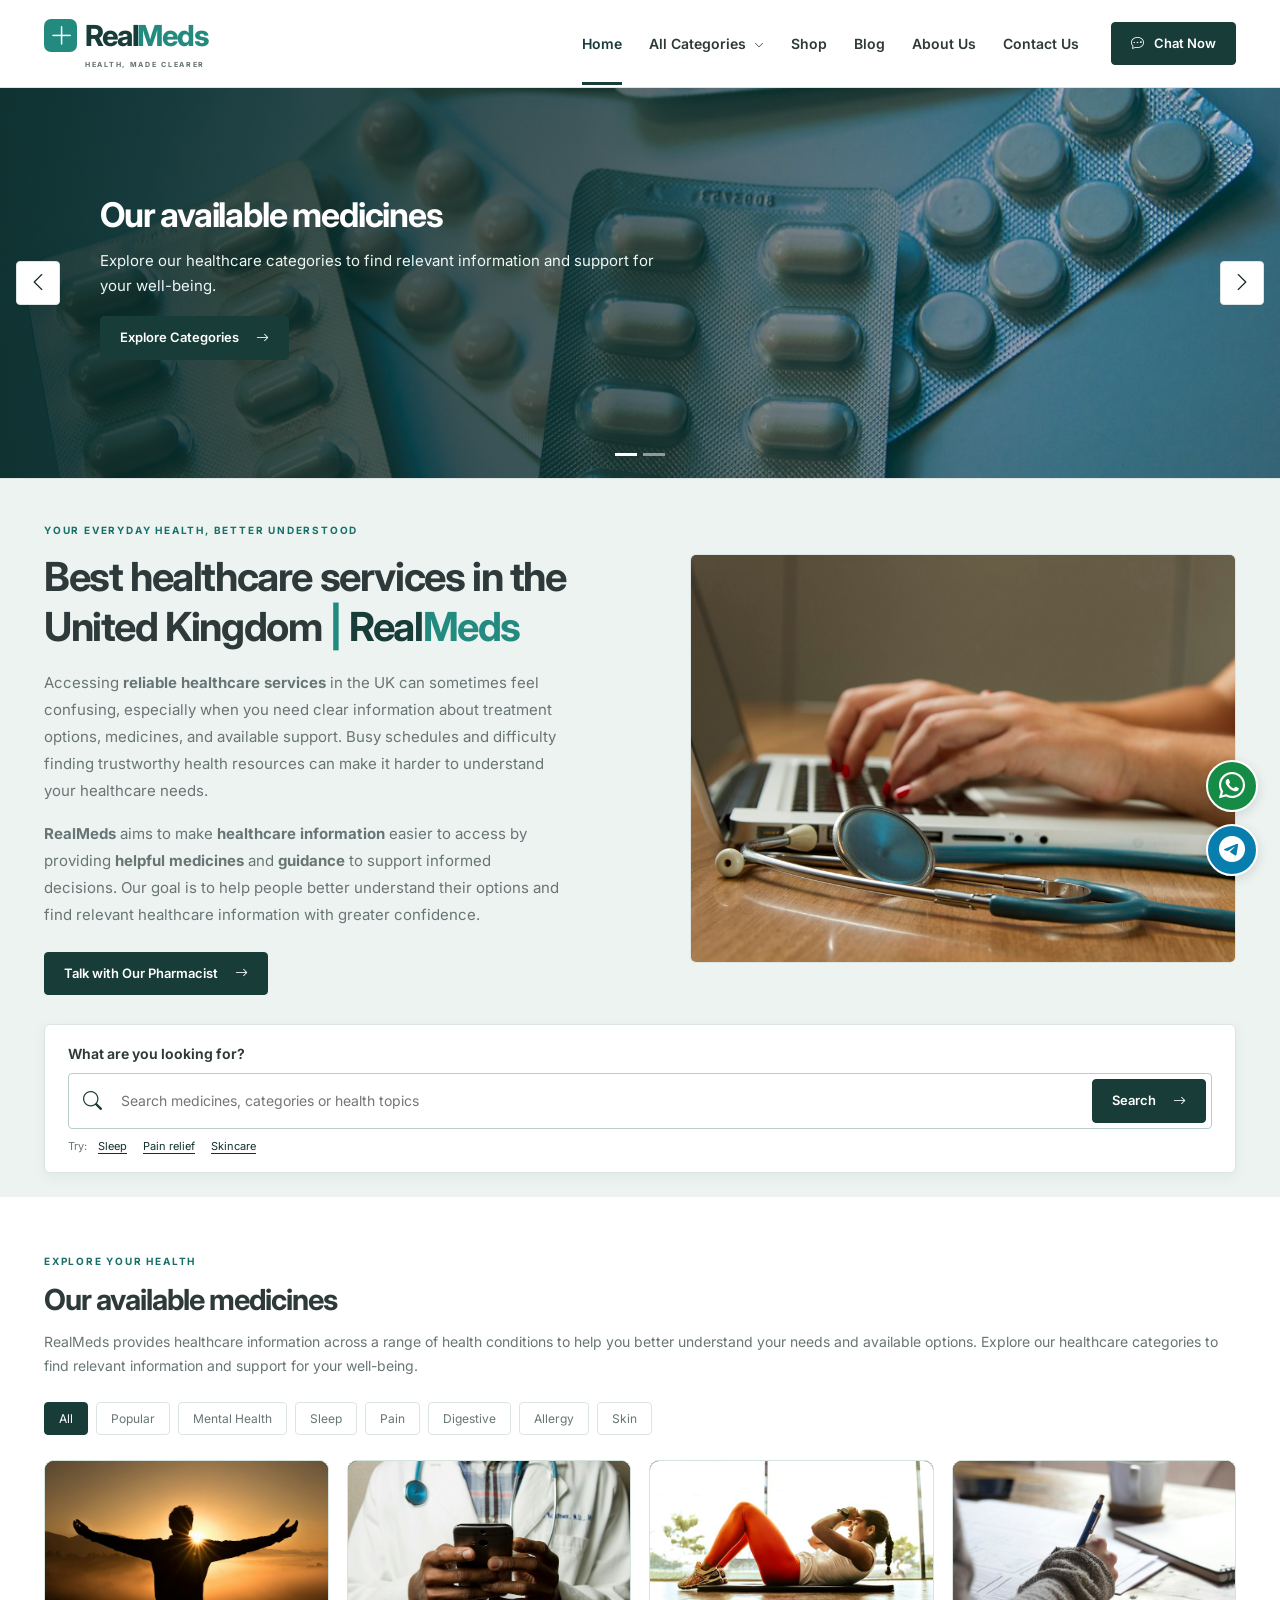
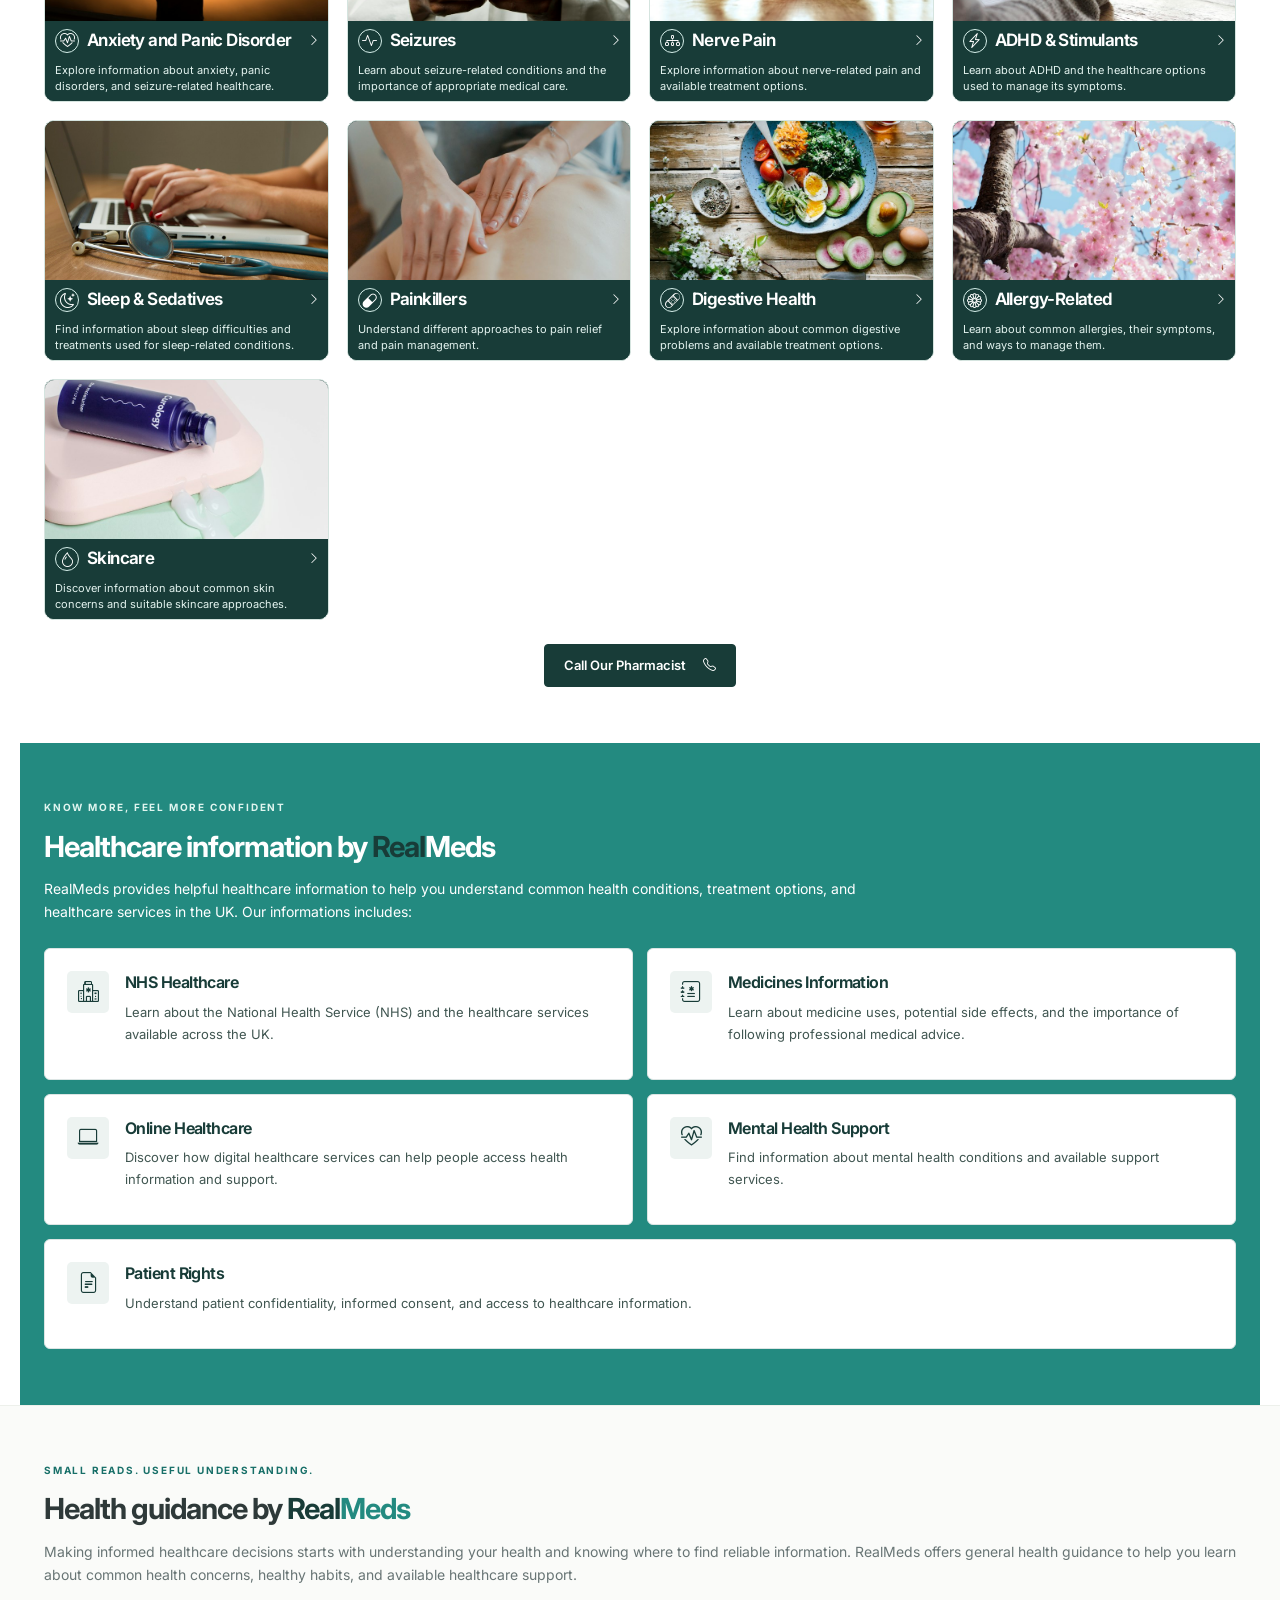
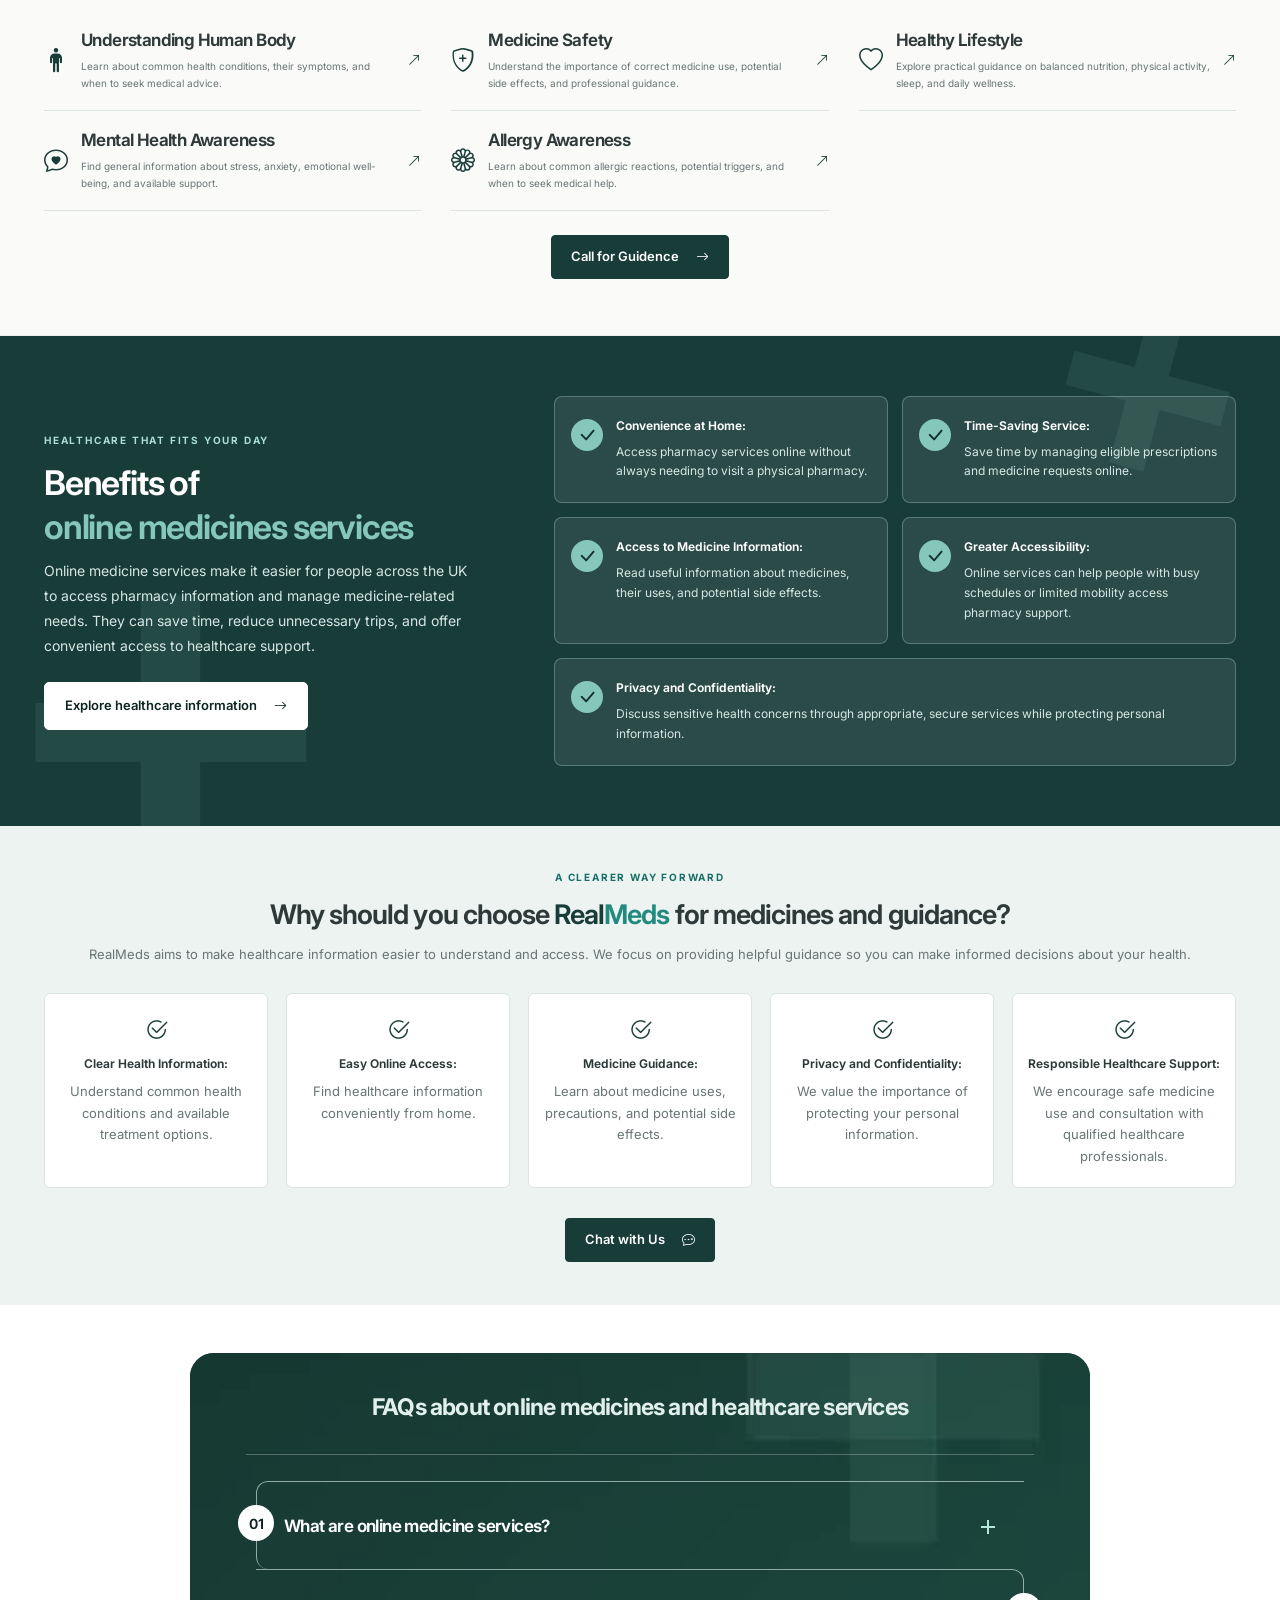
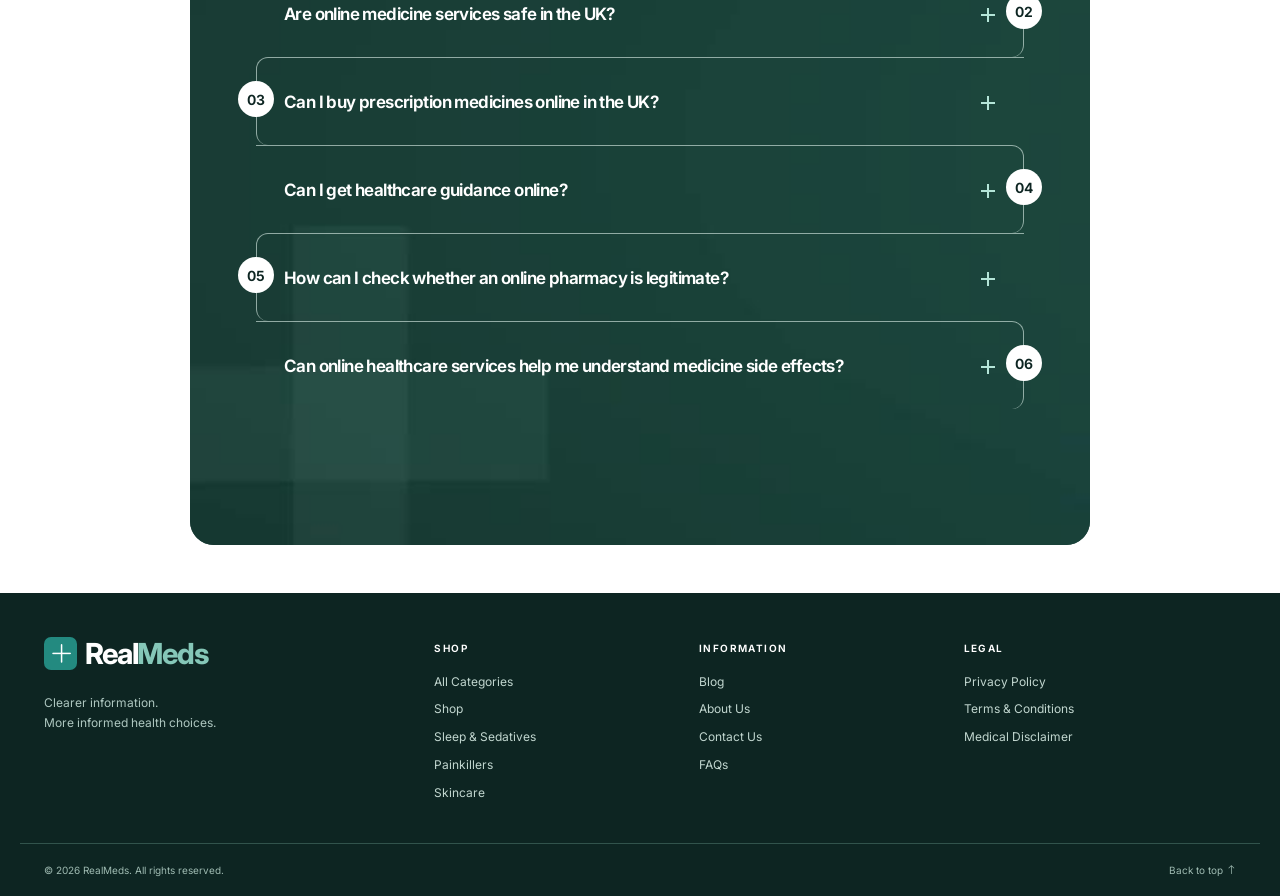
<file: index.html>
<!doctype html>
<html lang="en">

<head>
    <meta charset="utf-8">
    <meta name="viewport" content="width=device-width, initial-scale=1">
    <meta name="description"
        content="RealMeds is the best healthcare service, medicine guidance, and online pharmacy service in the UK. Learn about health conditions, safety, and treatment options.">
    <title>Best healthcare services in the United Kingdom | RealMeds</title>
    <link rel="icon" type="image/svg+xml" href="assets/img/favicon.svg?v=1">
    <link rel="preconnect" href="https://fonts.googleapis.com">
    <link href="https://fonts.googleapis.com/css2?family=Inter:wght@400;500;600;650;700;750&display=swap"
        rel="stylesheet">
    <link href="https://cdn.jsdelivr.net/npm/bootstrap@5.3.3/dist/css/bootstrap.min.css" rel="stylesheet">
    <link href="https://cdn.jsdelivr.net/npm/bootstrap-icons@1.11.3/font/bootstrap-icons.min.css" rel="stylesheet">
    <link href="assets/css/style.css" rel="stylesheet">
</head>

<body><a class="skip-link" href="#main">Skip to content</a>
    
    <!-- Partial: header -->
    <header class="site-header">
        <div class="container header-inner"><a class="brand" href="index.html" aria-label="RealMeds home"><span
                    class="brand-symbol"><i class="bi bi-plus-lg"
                        aria-hidden="true"></i></span>Real<span>Meds</span><small>HEALTH, MADE
                    CLEARER</small></a><button class="menu-toggle" aria-expanded="false" aria-controls="main-nav"
                aria-label="Open navigation"><i class="bi bi-list" aria-hidden="true"></i></button>
            <nav id="main-nav" aria-label="Main navigation"><a class="active" href="index.html"
                    aria-current="page">Home</a>
                <div class="category-nav"><button id="category-toggle" aria-expanded="false"
                        aria-controls="mega-menu">All Categories <i class="bi bi-chevron-down"
                            aria-hidden="true"></i></button>
                    <div id="mega-menu" class="mega-menu" hidden>
                        
                        <div class="mega-grid"><a href="#categories" data-category-link="Anxiety and Panic Disorder"><span>Anxiety and Panic
                                    Disorder</span></a><a
                                href="#categories" data-category-link="Seizures"><span>Seizures</span></a><a href="#categories" data-category-link="Nerve Pain"><span>Nerve Pain</span></a><a href="#categories"
                                data-category-link="ADHD & Stimulants"><span>ADHD & Stimulants</span></a><a href="#categories"
                                data-category-link="Sleep & Sedatives"><span>Sleep & Sedatives</span></a><a href="#categories" data-category-link="Painkillers"><span>Painkillers</span></a><a href="#categories"
                                data-category-link="Digestive Health"><span>Digestive Health</span></a><a href="#categories"
                                data-category-link="Allergy-Related"><span>Allergy-Related</span></a><a href="#categories" data-category-link="Skincare"><span>Skincare</span></a></div>
                    </div>
                </div><a href="#categories">Shop</a><a href="#guidance">Blog</a><a href="#about">About Us</a><a href="#detail-modal" data-policy="Contact Us">Contact Us</a>
            </nav><button type="button" class="btn btn-primary header-chat" data-policy="Contact Us"><i class="bi bi-chat-dots" aria-hidden="true"></i> Chat Now</button>
        </div>
    </header>
    <main id="main">
        <!-- Two-slide banner: titles intentionally use span, not H1. -->
        <section id="home-slider" class="carousel slide home-slider" aria-label="RealMeds highlights" aria-roledescription="carousel">
            <div class="carousel-inner">
                <div class="carousel-item active" role="group" aria-roledescription="slide" aria-label="1 of 2">
                    <div class="container banner-content"><div class="banner-copy">
                        <span class="banner-title">Our available medicines</span>
                        <p>Explore our healthcare categories to find relevant information and support for your well-being.</p>
                        <a class="btn btn-primary" href="#categories">Explore Categories <i class="bi bi-arrow-right" aria-hidden="true"></i></a>
                        </div>
                    </div>
                    <div class="banner-image"><img src="assets/img/slider-medicines.jpg" alt="Medicines and healthcare supplies" width="1200" height="800" fetchpriority="high"></div>
                </div>
                <div class="carousel-item" role="group" aria-roledescription="slide" aria-label="2 of 2">
                    <div class="container banner-content"><div class="banner-copy">
                        <span class="banner-title">Healthcare information by <span class="heading-brand"><span class="heading-brand-real">Real</span><span class="heading-brand-meds">Meds</span></span></span>
                        <p>Learn about common health conditions, treatment options, and healthcare services in the UK.</p>
                        <a class="btn btn-primary" href="#information">Learn More About Healthcare <i class="bi bi-arrow-right" aria-hidden="true"></i></a>
                        </div>
                    </div>
                    <div class="banner-image"><img src="assets/img/slider-healthcare.jpg" alt="Healthcare professional discussing health information" width="1200" height="800" fetchpriority="auto"></div>
                </div>
            </div>
            <button class="carousel-control-prev" type="button" data-bs-target="#home-slider" data-bs-slide="prev" aria-label="Previous slide"><i class="bi bi-chevron-left" aria-hidden="true"></i></button>
            <button class="carousel-control-next" type="button" data-bs-target="#home-slider" data-bs-slide="next" aria-label="Next slide"><i class="bi bi-chevron-right" aria-hidden="true"></i></button>
            <div class="carousel-indicators">
                <button type="button" data-bs-target="#home-slider" data-bs-slide-to="0" class="active" aria-current="true" aria-label="Slide 1"></button>
                <button type="button" data-bs-target="#home-slider" data-bs-slide-to="1" aria-label="Slide 2"></button>
            </div>
        </section>

        <!-- Home: primary discovery -->
        <section class="hero">
            <div class="container hero-grid">
                <div class="hero-copy"><span class="eyebrow">YOUR EVERYDAY HEALTH, BETTER UNDERSTOOD</span>
                    <h1>Best healthcare services in the United Kingdom <span>| <span class="heading-brand"><span class="heading-brand-real">Real</span><span class="heading-brand-meds">Meds</span></span></span></h1>
                    <p>Accessing <strong>reliable healthcare services</strong> in the UK can sometimes feel confusing, especially when
                        you need clear information about treatment options, medicines, and available support. Busy
                        schedules and difficulty finding trustworthy health resources can make it harder to understand
                        your healthcare needs.</p>
                    <p><strong>RealMeds</strong> aims to make <strong>healthcare information</strong> easier to access by providing <strong>helpful medicines</strong> and
                        <strong>guidance</strong> to support informed decisions. Our goal is to help people better understand their
                        options and find relevant healthcare information with greater confidence.</p>
                    <div class="hero-actions"><a class="btn btn-primary" href="#detail-modal" data-policy="Contact Us">Talk with Our Pharmacist <i
                                class="bi bi-arrow-right" aria-hidden="true"></i></a></div>
                    
                </div>
                <div class="hero-visual hero-image-box">
                    <img src="assets/img/hero-healthcare.jpg" alt="Healthcare professional providing a consultation" width="1000" height="667" loading="lazy">
                </div>
            </div>
            <div class="container search-container">
                <form id="search-form" class="search-box" role="search"><label for="health-search">What are you looking
                        for?</label>
                    <div class="search-input"><i class="bi bi-search" aria-hidden="true"></i><input id="health-search"
                            type="search" placeholder="Search medicines, categories or health topics"
                            autocomplete="off"><button class="btn btn-primary" type="submit">Search <i
                                class="bi bi-arrow-right" aria-hidden="true"></i></button></div><span>Try: <button
                            type="button" data-search="Sleep">Sleep</button><button type="button"
                            data-search="Pain">Pain relief</button><button type="button"
                            data-search="Skincare">Skincare</button></span>
                </form>
            </div>
        </section>
        
        <!-- Component: category-card -->
        <section id="categories" class="section container">
            <div class="section-heading">
                <div><span class="eyebrow">EXPLORE YOUR HEALTH</span>
                    <h2>Our available medicines</h2>
                    <p>RealMeds provides healthcare information across a range of health conditions to help you better
                        understand your needs and available options. Explore our healthcare categories to find relevant
                        information and support for your well-being.</p>
                </div>
            </div>
            <div class="filter-tabs" role="group" aria-label="Filter health categories"><button data-filter="All"
                    aria-pressed="true" class="selected">All</button><button data-filter="Popular" aria-pressed="false"
                    class="">Popular</button><button data-filter="Mental Health" aria-pressed="false" class="">Mental
                    Health</button><button data-filter="Sleep" aria-pressed="false" class="">Sleep</button><button
                    data-filter="Pain" aria-pressed="false" class="">Pain</button><button data-filter="Digestive"
                    aria-pressed="false" class="">Digestive</button><button data-filter="Allergy" aria-pressed="false"
                    class="">Allergy</button><button data-filter="Skin" aria-pressed="false" class="">Skin</button>
            </div>
            <p id="search-status" class="search-status" role="status" aria-live="polite"></p>
            <div class="category-grid"><a class="category-card category-photo-card" href="#category-detail"
                    data-name="Anxiety and Panic Disorder" data-group="Mental Health" data-popular="true"><img class="category-photo" src="assets/img/category-anxiety.jpg" alt="" width="700" height="440" loading="lazy"><div class="category-card-content"><div class="category-card-heading"><span class="category-icon"><i class="bi bi-heart-pulse" aria-hidden="true"></i></span><h3>Anxiety and Panic Disorder</h3><i class="bi bi-chevron-right" aria-hidden="true"></i></div><p>Explore information about anxiety, panic disorders, and seizure-related healthcare.</p></div></a><a class="category-card category-photo-card" href="#category-detail" data-name="Seizures" data-group="Mental Health"
                    data-popular="false"><img class="category-photo" src="assets/img/category-seizures.jpg" alt="" width="700" height="440" loading="lazy"><div class="category-card-content"><div class="category-card-heading"><span class="category-icon"><i class="bi bi-activity"
                            aria-hidden="true"></i></span><h3>Seizures</h3><i class="bi bi-chevron-right" aria-hidden="true"></i></div><p>Learn about seizure-related conditions and the importance of appropriate medical care.</p></div></a><a class="category-card category-photo-card" href="#category-detail" data-name="Nerve Pain" data-group="Pain"
                    data-popular="false"><img class="category-photo" src="assets/img/category-nerve-pain.jpg" alt="" width="700" height="440" loading="lazy"><div class="category-card-content"><div class="category-card-heading"><span class="category-icon"><i class="bi bi-diagram-3"
                            aria-hidden="true"></i></span><h3>Nerve Pain</h3><i class="bi bi-chevron-right" aria-hidden="true"></i></div><p>Explore information about nerve-related pain and available treatment options.</p></div></a><a class="category-card category-photo-card" href="#category-detail" data-name="ADHD & Stimulants"
                    data-group="Mental Health" data-popular="false"><img class="category-photo" src="assets/img/category-adhd.jpg" alt="" width="700" height="440" loading="lazy"><div class="category-card-content"><div class="category-card-heading"><span class="category-icon"><i
                            class="bi bi-lightning-charge" aria-hidden="true"></i></span><h3>ADHD &amp; Stimulants</h3><i class="bi bi-chevron-right" aria-hidden="true"></i></div><p>Learn about ADHD and the healthcare options used to manage its symptoms.</p></div></a><a class="category-card category-photo-card" href="#category-detail" data-name="Sleep & Sedatives" data-group="Sleep"
                    data-popular="true"><img class="category-photo" src="assets/img/category-sleep.jpg" alt="" width="700" height="440" loading="lazy"><div class="category-card-content"><div class="category-card-heading"><span class="category-icon"><i class="bi bi-moon-stars"
                            aria-hidden="true"></i></span><h3>Sleep &amp; Sedatives</h3><i class="bi bi-chevron-right" aria-hidden="true"></i></div><p>Find information about sleep difficulties and treatments used for sleep-related conditions.
                        </p></div></a><a class="category-card category-photo-card" href="#category-detail" data-name="Painkillers" data-group="Pain"
                    data-popular="true"><img class="category-photo" src="assets/img/category-pain.jpg" alt="" width="700" height="440" loading="lazy"><div class="category-card-content"><div class="category-card-heading"><span class="category-icon"><i class="bi bi-capsule"
                            aria-hidden="true"></i></span><h3>Painkillers</h3><i class="bi bi-chevron-right" aria-hidden="true"></i></div><p>Understand different approaches to pain relief and pain management.</p></div></a><a class="category-card category-photo-card" href="#category-detail" data-name="Digestive Health" data-group="Digestive"
                    data-popular="true"><img class="category-photo" src="assets/img/category-digestive.jpg" alt="" width="700" height="440" loading="lazy"><div class="category-card-content"><div class="category-card-heading"><span class="category-icon"><i class="bi bi-bandaid"
                            aria-hidden="true"></i></span><h3>Digestive Health</h3><i class="bi bi-chevron-right" aria-hidden="true"></i></div><p>Explore information about common digestive problems and available treatment options.</p></div></a><a class="category-card category-photo-card" href="#category-detail" data-name="Allergy-Related" data-group="Allergy"
                    data-popular="false"><img class="category-photo" src="assets/img/category-allergy.jpg" alt="" width="700" height="440" loading="lazy"><div class="category-card-content"><div class="category-card-heading"><span class="category-icon"><i class="bi bi-flower1"
                            aria-hidden="true"></i></span><h3>Allergy-Related</h3><i class="bi bi-chevron-right" aria-hidden="true"></i></div><p>Learn about common allergies, their symptoms, and ways to manage them.</p></div></a><a class="category-card category-photo-card" href="#category-detail" data-name="Skincare" data-group="Skin"
                    data-popular="true"><img class="category-photo" src="assets/img/category-skincare.jpg" alt="" width="700" height="440" loading="lazy"><div class="category-card-content"><div class="category-card-heading"><span class="category-icon"><i class="bi bi-droplet"
                            aria-hidden="true"></i></span><h3>Skincare</h3><i class="bi bi-chevron-right" aria-hidden="true"></i></div><p>Discover information about common skin concerns and suitable skincare approaches.</p></div></a></div><div class="mt-4 text-center"><button type="button" class="btn btn-primary" data-policy="Contact Us">Call Our Pharmacist <i class="bi bi-telephone" aria-hidden="true"></i></button></div>
            <p id="no-results" hidden>No matching categories. Try a broader search term.</p>
        </section>
        <section id="information" class="section container">
            <div class="section-heading">
                <div><span class="eyebrow">KNOW MORE, FEEL MORE CONFIDENT</span>
                    <h2>Healthcare information by <span class="heading-brand"><span class="heading-brand-real">Real</span><span class="heading-brand-meds">Meds</span></span></h2>
                    <p>RealMeds provides helpful healthcare information to help you understand common health conditions,
                        treatment options, and healthcare services in the UK. Our informations includes:</p>
                </div>
            </div>
            <div class="rm-information-grid">
                <article class="rm-information-item"><span class="rm-information-icon"><i class="bi bi-hospital" aria-hidden="true"></i></span><div class="rm-information-content"><h3>NHS Healthcare</h3><p>Learn about the National Health Service (NHS) and the healthcare services available across the UK.</p></div></article>
                <article class="rm-information-item"><span class="rm-information-icon"><i class="bi bi-journal-medical" aria-hidden="true"></i></span><div class="rm-information-content"><h3>Medicines Information</h3><p>Learn about medicine uses, potential side effects, and the importance of following professional medical advice.</p></div></article>
                <article class="rm-information-item"><span class="rm-information-icon"><i class="bi bi-laptop" aria-hidden="true"></i></span><div class="rm-information-content"><h3>Online Healthcare</h3><p>Discover how digital healthcare services can help people access health information and support.</p></div></article>
                <article class="rm-information-item"><span class="rm-information-icon"><i class="bi bi-heart-pulse" aria-hidden="true"></i></span><div class="rm-information-content"><h3>Mental Health Support</h3><p>Find information about mental health conditions and available support services.</p></div></article>
                <article class="rm-information-item"><span class="rm-information-icon"><i class="bi bi-file-earmark-text" aria-hidden="true"></i></span><div class="rm-information-content"><h3>Patient Rights</h3><p>Understand patient confidentiality, informed consent, and access to healthcare information.</p></div></article>
            </div>
        </section>
        <section id="guidance" class="section guidance-section">
            <div class="container">
                <div class="section-heading">
                    <div><span class="eyebrow">SMALL READS. USEFUL UNDERSTANDING.</span>
                        <h2>Health guidance by <span class="heading-brand"><span class="heading-brand-real">Real</span><span class="heading-brand-meds">Meds</span></span></h2>
                        <p>Making informed healthcare decisions starts with understanding your health and knowing where
                            to find reliable information. RealMeds offers general health guidance to help you learn
                            about common health concerns, healthy habits, and available healthcare support.</p>
                    </div>
                </div>
                <div class="guidance-grid"><div class="guidance-link" role="button" tabindex="0" data-article="0"><i
                            class="bi bi-person-standing" aria-hidden="true"></i><div class="guidance-copy"><h3 class="guidance-title">Understanding Human
                                Body</h3><small>Learn about common health conditions, their symptoms, and when to
                                seek medical advice.</small></div><i class="bi bi-arrow-up-right"
                            aria-hidden="true"></i></div><div class="guidance-link" role="button" tabindex="0" data-article="1"><i
                            class="bi bi-shield-plus" aria-hidden="true"></i><div class="guidance-copy"><h3 class="guidance-title">Medicine
                                Safety</h3><small>Understand the importance of correct medicine use, potential side
                                effects, and professional guidance.</small></div><i class="bi bi-arrow-up-right"
                            aria-hidden="true"></i></div><div class="guidance-link" role="button" tabindex="0" data-article="2"><i
                            class="bi bi-heart" aria-hidden="true"></i><div class="guidance-copy"><h3 class="guidance-title">Healthy
                                Lifestyle</h3><small>Explore practical guidance on balanced nutrition, physical
                                activity, sleep, and daily wellness.</small></div><i class="bi bi-arrow-up-right"
                            aria-hidden="true"></i></div><div class="guidance-link" role="button" tabindex="0" data-article="3"><i
                            class="bi bi-chat-heart" aria-hidden="true"></i><div class="guidance-copy"><h3 class="guidance-title">Mental Health
                                Awareness</h3><small>Find general information about stress, anxiety, emotional
                                well-being, and available support.</small></div><i class="bi bi-arrow-up-right"
                            aria-hidden="true"></i></div><div class="guidance-link" role="button" tabindex="0" data-article="4"><i
                            class="bi bi-flower1" aria-hidden="true"></i><div class="guidance-copy"><h3 class="guidance-title">Allergy
                                Awareness</h3><small>Learn about common allergic reactions, potential triggers, and
                                when to seek medical help.</small></div><i class="bi bi-arrow-up-right"
                            aria-hidden="true"></i></div></div>
                <div class="mt-4 text-center"><button type="button" class="btn btn-primary" data-policy="Contact Us">Call for Guidence <i class="bi bi-arrow-right" aria-hidden="true"></i></button></div>
            </div>
        </section>
        <section class="benefits-band"><div class="section container benefits">
            <div><span class="eyebrow">HEALTHCARE THAT FITS YOUR DAY</span>
                <h3 class="benefits-title">Benefits of <span>online medicines services</span></h3>
                <p>Online medicine services make it easier for people across the UK to access pharmacy information and
                    manage medicine-related needs. They can save time, reduce unnecessary trips, and offer convenient
                    access to healthcare support.</p><a href="#information" class="btn benefits-cta">Explore healthcare
                    information <i class="bi bi-arrow-right" aria-hidden="true"></i></a>
            </div>
            <div class="benefit-list">
                <div><i class="bi bi-check-lg" aria-hidden="true"></i><span>
                        <strong class="benefit-label">Convenience at Home:</strong>
                        <p>Access pharmacy services online without always needing to visit a physical pharmacy.</p>
                    </span></div>
                <div><i class="bi bi-check-lg" aria-hidden="true"></i><span>
                        <strong class="benefit-label">Time-Saving Service:</strong>
                        <p>Save time by managing eligible prescriptions and medicine requests online.</p>
                    </span></div>
                <div><i class="bi bi-check-lg" aria-hidden="true"></i><span>
                        <strong class="benefit-label">Access to Medicine Information:</strong>
                        <p>Read useful information about medicines, their uses, and potential side effects.</p>
                    </span></div>
                <div><i class="bi bi-check-lg" aria-hidden="true"></i><span>
                        <strong class="benefit-label">Greater Accessibility:</strong>
                        <p>Online services can help people with busy schedules or limited mobility access pharmacy
                            support.</p>
                    </span></div>
                <div><i class="bi bi-check-lg" aria-hidden="true"></i><span>
                        <strong class="benefit-label">Privacy and Confidentiality:</strong>
                        <p>Discuss sensitive health concerns through appropriate, secure services while protecting
                            personal information.</p>
                    </span></div>
            </div>
        </div></section>
        <section id="about" class="why-section">
            <div class="container"><span class="eyebrow">A CLEARER WAY FORWARD</span>
                <h3 class="why-title">Why should you choose <span class="heading-brand"><span class="heading-brand-real">Real</span><span class="heading-brand-meds">Meds</span></span> for medicines and guidance?</h3>
                <p>RealMeds aims to make healthcare information easier to understand and access. We focus on providing
                    helpful guidance so you can make informed decisions about your health.</p>
                <div class="why-grid">
                    <div><i class="bi bi-check2-circle" aria-hidden="true"></i>
                        <strong class="why-label">Clear Health Information:</strong>
                        <p>Understand common health conditions and available treatment options.</p>
                    </div>
                    <div><i class="bi bi-check2-circle" aria-hidden="true"></i>
                        <strong class="why-label">Easy Online Access:</strong>
                        <p>Find healthcare information conveniently from home.</p>
                    </div>
                    <div><i class="bi bi-check2-circle" aria-hidden="true"></i>
                        <strong class="why-label">Medicine Guidance:</strong>
                        <p>Learn about medicine uses, precautions, and potential side effects.</p>
                    </div>
                    <div><i class="bi bi-check2-circle" aria-hidden="true"></i>
                        <strong class="why-label">Privacy and Confidentiality:</strong>
                        <p>We value the importance of protecting your personal information.</p>
                    </div>
                    <div><i class="bi bi-check2-circle" aria-hidden="true"></i>
                        <strong class="why-label">Responsible Healthcare Support:</strong>
                        <p>We encourage safe medicine use and consultation with qualified healthcare professionals.</p>
                    </div>
                </div>
                <div class="mt-4"><button type="button" class="btn btn-primary" data-policy="Contact Us">Chat with Us <i class="bi bi-chat-dots" aria-hidden="true"></i></button></div>
            </div>
        </section>
        <section id="faq" class="section container rm-faq-section" aria-labelledby="rm-faq-title">
            <div class="rm-faq-layout">
                <video class="rm-faq-video" muted loop playsinline preload="none" poster="assets/video/faq-background-poster.jpg" data-video-src="assets/video/faq-background.mp4" aria-hidden="true" tabindex="-1"></video>
                <div class="rm-faq-intro">
                   
                    <h2 id="rm-faq-title">FAQs about online medicines and healthcare services</h2>
                </div>
                <div class="rm-faq-timeline" id="faq-list">
                    <div class="rm-faq-line" aria-hidden="true"><span></span></div>
                    <article class="rm-faq-item faq-animated-item">
                        <span class="rm-faq-number" aria-hidden="true">01</span>
                        <div class="rm-faq-card">
                            <h3 class="rm-faq-heading"><button id="rm-faq-question-0" class="rm-faq-question collapsed" type="button" data-bs-toggle="collapse" data-bs-target="#faq-0" aria-expanded="false" aria-controls="faq-0">What are online medicine services?<span class="rm-faq-toggle" aria-hidden="true"></span></button></h3>
                            <div id="faq-0" class="rm-faq-answer collapse" data-bs-parent="#faq-list" role="region" aria-labelledby="rm-faq-question-0">
                                <div class="rm-faq-answer-body">Online medicine services allow people to access medicine information, pharmacy support, and eligible prescription services through websites or digital platforms.</div>
                            </div>
                        </div>
                    </article>
                    <article class="rm-faq-item faq-animated-item">
                        <span class="rm-faq-number" aria-hidden="true">02</span>
                        <div class="rm-faq-card">
                            <h3 class="rm-faq-heading"><button id="rm-faq-question-1" class="rm-faq-question collapsed" type="button" data-bs-toggle="collapse" data-bs-target="#faq-1" aria-expanded="false" aria-controls="faq-1">Are online medicine services safe in the UK?<span class="rm-faq-toggle" aria-hidden="true"></span></button></h3>
                            <div id="faq-1" class="rm-faq-answer collapse" data-bs-parent="#faq-list" role="region" aria-labelledby="rm-faq-question-1">
                                <div class="rm-faq-answer-body">They can be safe when you use legitimate, appropriately registered providers. Check the provider's registration with the relevant UK regulator and avoid websites selling prescription medicines without a valid prescription.</div>
                            </div>
                        </div>
                    </article>
                    <article class="rm-faq-item faq-animated-item">
                        <span class="rm-faq-number" aria-hidden="true">03</span>
                        <div class="rm-faq-card">
                            <h3 class="rm-faq-heading"><button id="rm-faq-question-2" class="rm-faq-question collapsed" type="button" data-bs-toggle="collapse" data-bs-target="#faq-2" aria-expanded="false" aria-controls="faq-2">Can I buy prescription medicines online in the UK?<span class="rm-faq-toggle" aria-hidden="true"></span></button></h3>
                            <div id="faq-2" class="rm-faq-answer collapse" data-bs-parent="#faq-list" role="region" aria-labelledby="rm-faq-question-2">
                                <div class="rm-faq-answer-body">Yes, prescription medicines can be supplied online when the applicable legal requirements are met. Some medicines require a prescription from an authorised prescriber before they can be dispensed.</div>
                            </div>
                        </div>
                    </article>
                    <article class="rm-faq-item faq-animated-item">
                        <span class="rm-faq-number" aria-hidden="true">04</span>
                        <div class="rm-faq-card">
                            <h3 class="rm-faq-heading"><button id="rm-faq-question-3" class="rm-faq-question collapsed" type="button" data-bs-toggle="collapse" data-bs-target="#faq-3" aria-expanded="false" aria-controls="faq-3">Can I get healthcare guidance online?<span class="rm-faq-toggle" aria-hidden="true"></span></button></h3>
                            <div id="faq-3" class="rm-faq-answer collapse" data-bs-parent="#faq-list" role="region" aria-labelledby="rm-faq-question-3">
                                <div class="rm-faq-answer-body">Yes, online services can provide general health information, medicine guidance, and information about available healthcare options. However, online information does not replace professional medical advice or diagnosis.</div>
                            </div>
                        </div>
                    </article>
                    <article class="rm-faq-item faq-animated-item">
                        <span class="rm-faq-number" aria-hidden="true">05</span>
                        <div class="rm-faq-card">
                            <h3 class="rm-faq-heading"><button id="rm-faq-question-4" class="rm-faq-question collapsed" type="button" data-bs-toggle="collapse" data-bs-target="#faq-4" aria-expanded="false" aria-controls="faq-4">How can I check whether an online pharmacy is legitimate?<span class="rm-faq-toggle" aria-hidden="true"></span></button></h3>
                            <div id="faq-4" class="rm-faq-answer collapse" data-bs-parent="#faq-list" role="region" aria-labelledby="rm-faq-question-4">
                                <div class="rm-faq-answer-body">Check the provider's registration with the appropriate regulator, such as the General Pharmaceutical Council (GPhC) in Great Britain or the Pharmaceutical Society of Northern Ireland (PSNI) in Northern Ireland.</div>
                            </div>
                        </div>
                    </article>
                    <article class="rm-faq-item faq-animated-item">
                        <span class="rm-faq-number" aria-hidden="true">06</span>
                        <div class="rm-faq-card">
                            <h3 class="rm-faq-heading"><button id="rm-faq-question-5" class="rm-faq-question collapsed" type="button" data-bs-toggle="collapse" data-bs-target="#faq-5" aria-expanded="false" aria-controls="faq-5">Can online healthcare services help me understand medicine side effects?<span class="rm-faq-toggle" aria-hidden="true"></span></button></h3>
                            <div id="faq-5" class="rm-faq-answer collapse" data-bs-parent="#faq-list" role="region" aria-labelledby="rm-faq-question-5">
                                <div class="rm-faq-answer-body">Yes, reputable healthcare resources can explain common side effects, precautions, and interactions. Always read the patient information leaflet and consult a pharmacist or prescriber if you have concerns.</div>
                            </div>
                        </div>
                    </article>
                    <article class="rm-faq-item faq-animated-item">
                        <span class="rm-faq-number" aria-hidden="true">07</span>
                        <div class="rm-faq-card">
                            <h3 class="rm-faq-heading"><button id="rm-faq-question-6" class="rm-faq-question collapsed" type="button" data-bs-toggle="collapse" data-bs-target="#faq-6" aria-expanded="false" aria-controls="faq-6">When should I seek medical help instead of using online healthcare services?<span class="rm-faq-toggle" aria-hidden="true"></span></button></h3>
                            <div id="faq-6" class="rm-faq-answer collapse" data-bs-parent="#faq-list" role="region" aria-labelledby="rm-faq-question-6">
                                <div class="rm-faq-answer-body">Seek urgent medical advice if your symptoms are worsening or concerning. In England, you can contact NHS 111 for urgent medical guidance; call 999 for a life-threatening emergency. Different NHS arrangements apply in Scotland, Wales, and Northern Ireland.</div>
                            </div>
                        </div>
                    </article>
                </div>
            </div>
        </section>
        
    </main>
    <!-- Partial: footer -->
    <footer>
        <div class="container footer-grid">
            <div><a class="brand footer-brand" href="index.html" aria-label="RealMeds home"><span class="brand-symbol"><i class="bi bi-plus-lg" aria-hidden="true"></i></span>Real<span>Meds</span></a>
                <p>Clearer information.<br>More informed health choices.</p>
            </div>
            <div>
                <h2>SHOP</h2><a href="#categories">All Categories</a><a href="#categories">Shop</a><a href="#categories"
                    data-category-link="Sleep & Sedatives">Sleep & Sedatives</a><a href="#categories"
                    data-category-link="Painkillers">Painkillers</a><a href="#categories"
                    data-category-link="Skincare">Skincare</a>
            </div>
            <div>
                <h2>INFORMATION</h2><a href="#guidance">Blog</a><a href="#about">About Us</a><a href="#detail-modal" data-policy="Contact Us">Contact
                    Us</a><a href="#faq">FAQs</a>
            </div>
            <div>
                <h2>LEGAL</h2><button data-policy="Privacy Policy">Privacy Policy</button><button
                    data-policy="Terms & Conditions">Terms & Conditions</button><button
                    data-policy="Medical Disclaimer">Medical Disclaimer</button>
                
            </div>
        </div>
        <div class="container footer-bottom"><span>© 2026 RealMeds. All rights reserved.</span><a href="#">Back to top <i class="bi bi-arrow-up" aria-hidden="true"></i></a></div>
    </footer>
    <div class="modal fade" id="detail-modal" tabindex="-1" aria-labelledby="detail-title" aria-hidden="true">
        <div class="modal-dialog modal-dialog-centered">
            <div class="modal-content">
                <div class="modal-header">
                    <h2 class="modal-title fs-5" id="detail-title"></h2><button class="btn-close"
                        data-bs-dismiss="modal" aria-label="Close"></button>
                </div>
                <div class="modal-body" id="detail-body"></div>
                <div class="modal-footer"><button class="btn btn-outline-primary" data-bs-dismiss="modal">Close</button>
                </div>
            </div>
        </div>
    </div>
    <script src="https://cdn.jsdelivr.net/npm/bootstrap@5.3.3/dist/js/bootstrap.bundle.min.js"></script>
    <script src="assets/js/main.js"></script>

    <!-- Set approved WhatsApp and Telegram URLs when contact details are supplied. -->
    <aside class="floating-social" aria-label="Chat with RealMeds">
        <button type="button" class="social-float social-whatsapp" data-policy="WhatsApp" aria-label="Contact RealMeds on WhatsApp" title="WhatsApp"><i class="bi bi-whatsapp" aria-hidden="true"></i></button>
        <button type="button" class="social-float social-telegram" data-policy="Telegram" aria-label="Contact RealMeds on Telegram" title="Telegram"><i class="bi bi-telegram" aria-hidden="true"></i></button>
    </aside>
</body>

</html>
</file>
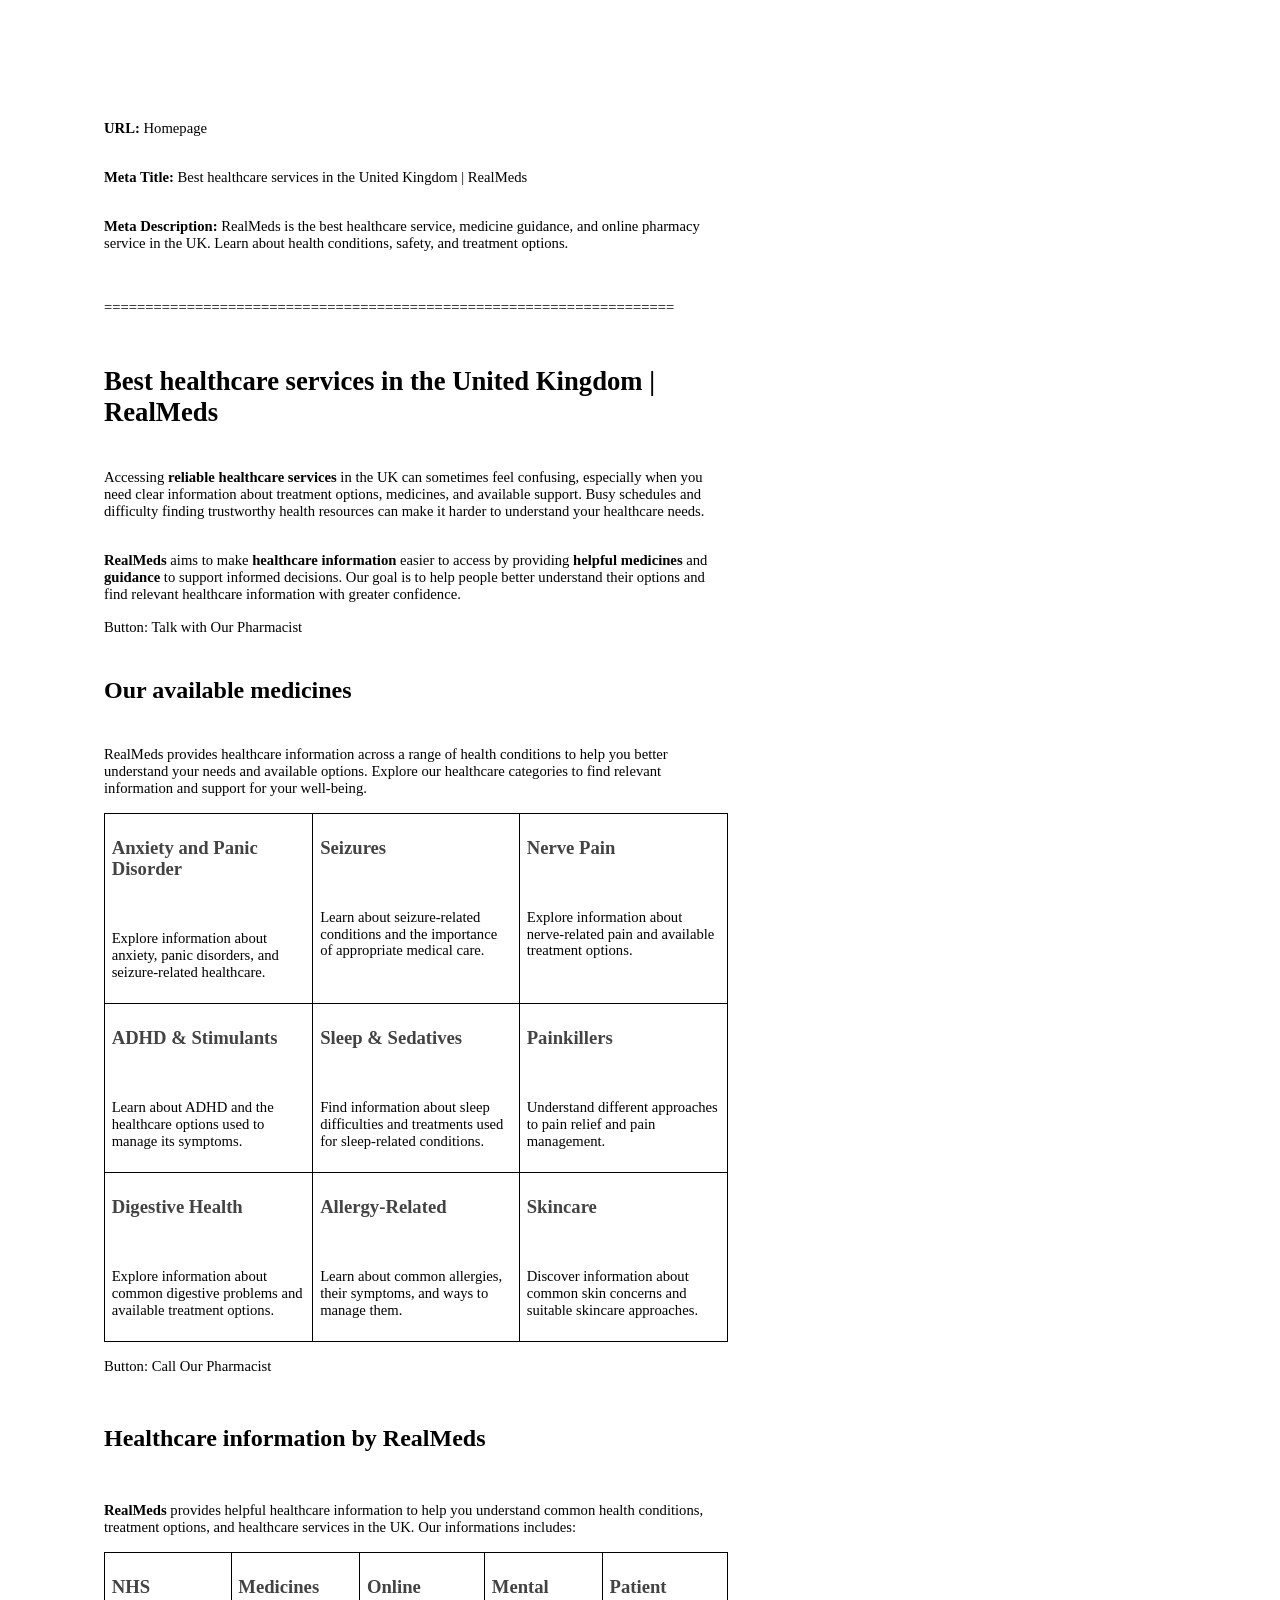
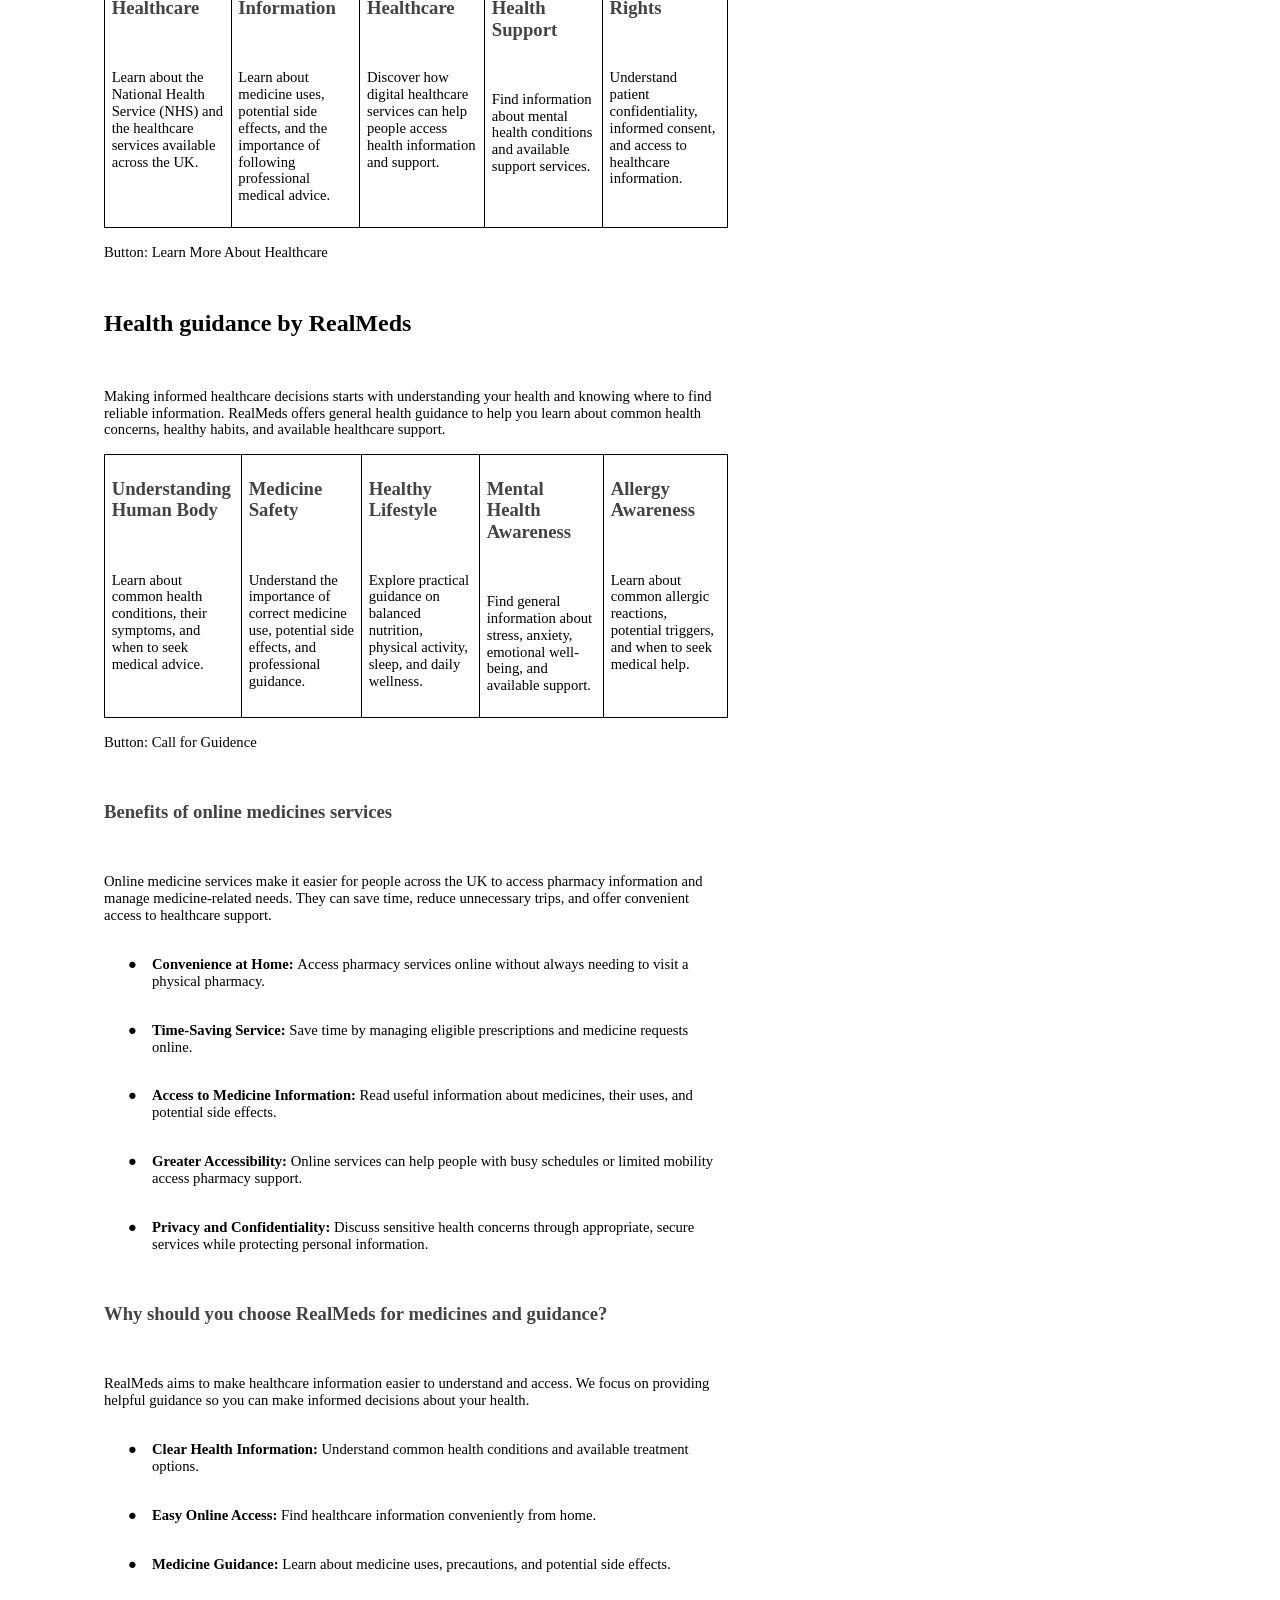
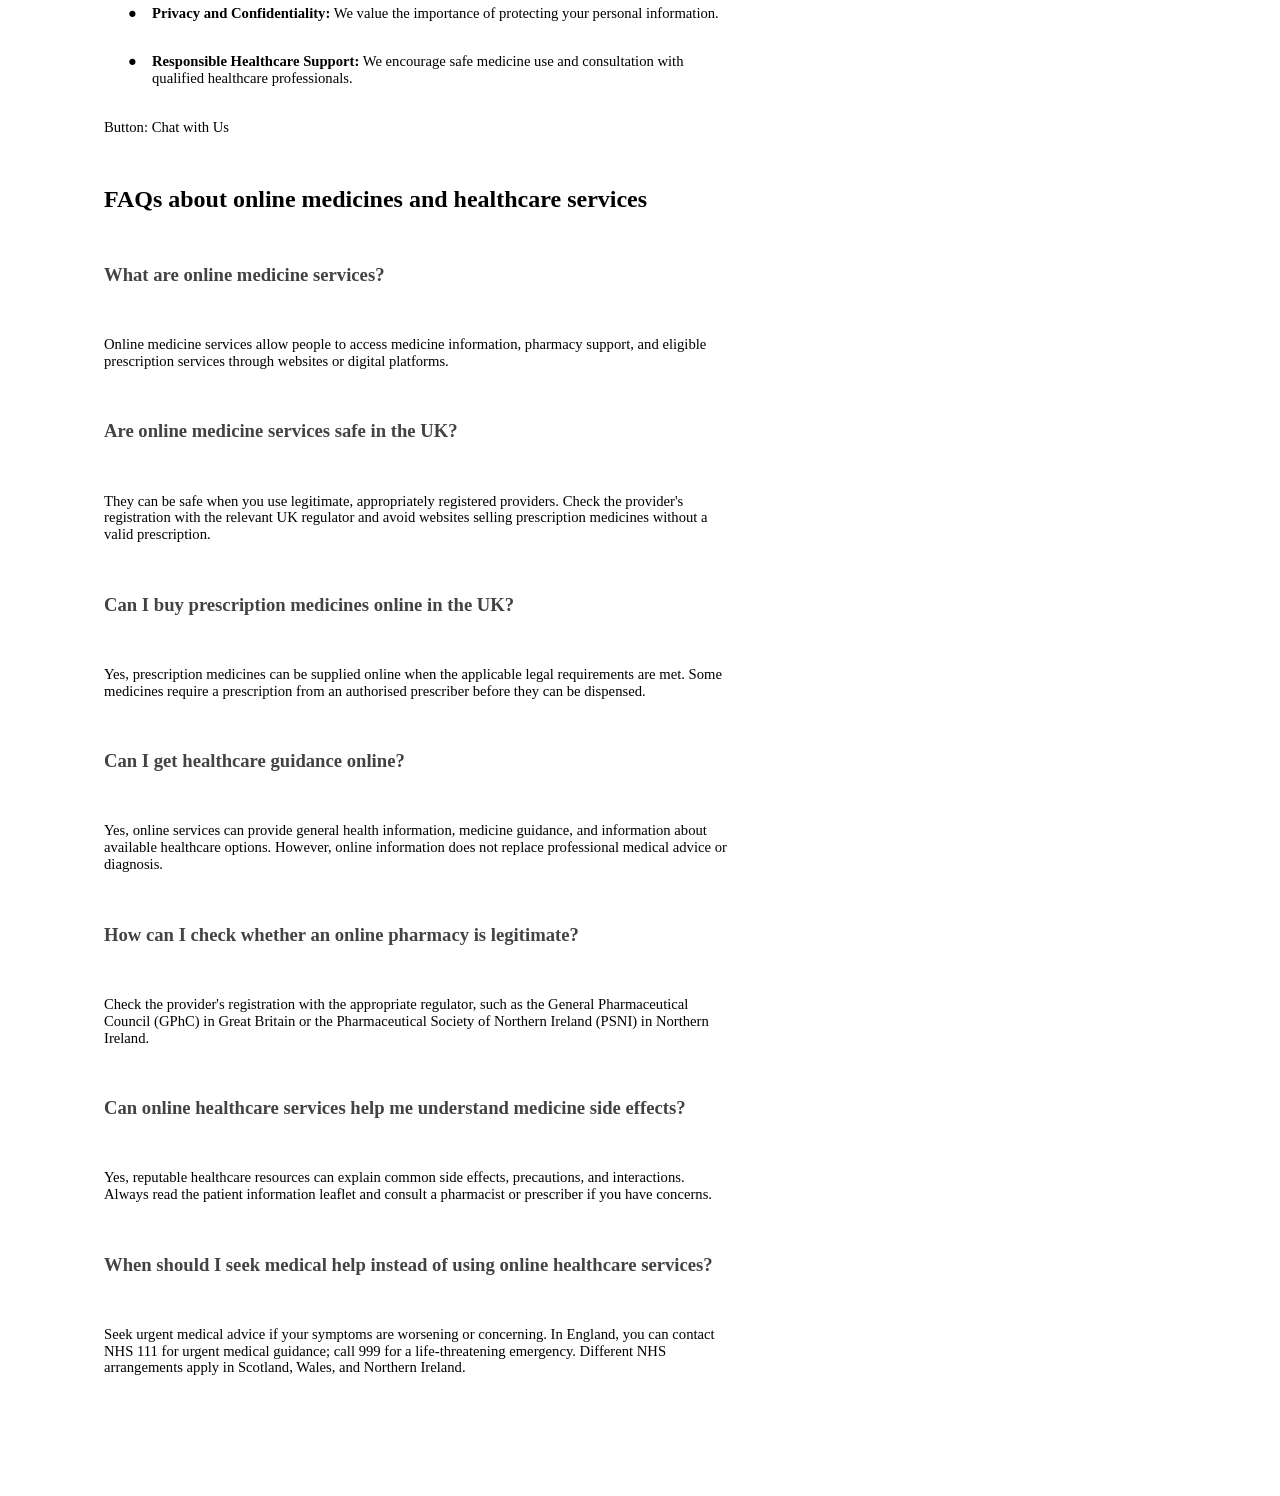
<file: docs/source-content.html>
<html><head><meta content="text/html; charset=UTF-8" http-equiv="content-type"><style type="text/css">@import url(https://themes.googleusercontent.com/fonts/css?kit=kGukCD0y392afl98kiwczM5-x8zqu-667uHWljev_4A);ul.lst-kix_x9tlsjy6bfm4-3{list-style-type:none}.lst-kix_rjeq02wrplew-2>li:before{content:"\0025a0   "}ul.lst-kix_x9tlsjy6bfm4-4{list-style-type:none}.lst-kix_x9tlsjy6bfm4-0>li:before{content:"\0025cf   "}ul.lst-kix_x9tlsjy6bfm4-1{list-style-type:none}ul.lst-kix_x9tlsjy6bfm4-2{list-style-type:none}.lst-kix_x9tlsjy6bfm4-1>li:before{content:"\0025cb   "}ul.lst-kix_x9tlsjy6bfm4-7{list-style-type:none}.lst-kix_rjeq02wrplew-0>li:before{content:"\0025cf   "}.lst-kix_rjeq02wrplew-4>li:before{content:"\0025cb   "}ul.lst-kix_x9tlsjy6bfm4-8{list-style-type:none}ul.lst-kix_x9tlsjy6bfm4-5{list-style-type:none}.lst-kix_rjeq02wrplew-3>li:before{content:"\0025cf   "}ul.lst-kix_x9tlsjy6bfm4-6{list-style-type:none}.lst-kix_78ywd4g0pqk5-0>li:before{content:"\0025cf   "}.lst-kix_rjeq02wrplew-6>li:before{content:"\0025cf   "}.lst-kix_78ywd4g0pqk5-1>li:before{content:"\0025cb   "}ul.lst-kix_x9tlsjy6bfm4-0{list-style-type:none}.lst-kix_rjeq02wrplew-5>li:before{content:"\0025a0   "}.lst-kix_x9tlsjy6bfm4-7>li:before{content:"\0025cb   "}.lst-kix_x9tlsjy6bfm4-6>li:before{content:"\0025cf   "}.lst-kix_x9tlsjy6bfm4-5>li:before{content:"\0025a0   "}.lst-kix_rjeq02wrplew-8>li:before{content:"\0025a0   "}.lst-kix_rjeq02wrplew-7>li:before{content:"\0025cb   "}.lst-kix_x9tlsjy6bfm4-3>li:before{content:"\0025cf   "}.lst-kix_x9tlsjy6bfm4-2>li:before{content:"\0025a0   "}.lst-kix_x9tlsjy6bfm4-4>li:before{content:"\0025cb   "}.lst-kix_pg7tb4nmibh9-0>li:before{content:"\002794   "}.lst-kix_78ywd4g0pqk5-8>li:before{content:"\0025a0   "}.lst-kix_78ywd4g0pqk5-7>li:before{content:"\0025cb   "}ul.lst-kix_rjeq02wrplew-1{list-style-type:none}ul.lst-kix_rjeq02wrplew-0{list-style-type:none}.lst-kix_78ywd4g0pqk5-4>li:before{content:"\0025cb   "}ul.lst-kix_78ywd4g0pqk5-7{list-style-type:none}ul.lst-kix_rjeq02wrplew-5{list-style-type:none}ul.lst-kix_78ywd4g0pqk5-6{list-style-type:none}ul.lst-kix_rjeq02wrplew-4{list-style-type:none}.lst-kix_x9tlsjy6bfm4-8>li:before{content:"\0025a0   "}.lst-kix_78ywd4g0pqk5-3>li:before{content:"\0025cf   "}.lst-kix_78ywd4g0pqk5-5>li:before{content:"\0025a0   "}ul.lst-kix_rjeq02wrplew-3{list-style-type:none}ul.lst-kix_78ywd4g0pqk5-8{list-style-type:none}ul.lst-kix_rjeq02wrplew-2{list-style-type:none}.lst-kix_78ywd4g0pqk5-2>li:before{content:"\0025a0   "}.lst-kix_78ywd4g0pqk5-6>li:before{content:"\0025cf   "}ul.lst-kix_rjeq02wrplew-8{list-style-type:none}ul.lst-kix_rjeq02wrplew-7{list-style-type:none}ul.lst-kix_rjeq02wrplew-6{list-style-type:none}ul.lst-kix_78ywd4g0pqk5-1{list-style-type:none}.lst-kix_pqsvyo6iy5fi-3>li:before{content:"\0025cf   "}ul.lst-kix_78ywd4g0pqk5-0{list-style-type:none}ul.lst-kix_78ywd4g0pqk5-3{list-style-type:none}.lst-kix_pqsvyo6iy5fi-2>li:before{content:"\0025a0   "}ul.lst-kix_78ywd4g0pqk5-2{list-style-type:none}ul.lst-kix_78ywd4g0pqk5-5{list-style-type:none}.lst-kix_rjeq02wrplew-1>li:before{content:"\0025cb   "}ul.lst-kix_78ywd4g0pqk5-4{list-style-type:none}.lst-kix_pqsvyo6iy5fi-0>li:before{content:"\0025cf   "}.lst-kix_pqsvyo6iy5fi-1>li:before{content:"\0025cb   "}.lst-kix_pqsvyo6iy5fi-4>li:before{content:"\0025cb   "}ul.lst-kix_pqsvyo6iy5fi-8{list-style-type:none}ul.lst-kix_pqsvyo6iy5fi-7{list-style-type:none}.lst-kix_pqsvyo6iy5fi-5>li:before{content:"\0025a0   "}ul.lst-kix_pqsvyo6iy5fi-6{list-style-type:none}ul.lst-kix_pqsvyo6iy5fi-5{list-style-type:none}.lst-kix_pqsvyo6iy5fi-6>li:before{content:"\0025cf   "}ul.lst-kix_pqsvyo6iy5fi-0{list-style-type:none}.lst-kix_pqsvyo6iy5fi-8>li:before{content:"\0025a0   "}.lst-kix_pqsvyo6iy5fi-7>li:before{content:"\0025cb   "}ul.lst-kix_pqsvyo6iy5fi-4{list-style-type:none}ul.lst-kix_pqsvyo6iy5fi-3{list-style-type:none}ul.lst-kix_pqsvyo6iy5fi-2{list-style-type:none}ul.lst-kix_pqsvyo6iy5fi-1{list-style-type:none}.lst-kix_pg7tb4nmibh9-1>li:before{content:"\0025c6   "}ul.lst-kix_pg7tb4nmibh9-4{list-style-type:none}.lst-kix_pg7tb4nmibh9-2>li:before{content:"\0025cf   "}.lst-kix_pg7tb4nmibh9-3>li:before{content:"\0025cb   "}ul.lst-kix_pg7tb4nmibh9-5{list-style-type:none}ul.lst-kix_pg7tb4nmibh9-2{list-style-type:none}ul.lst-kix_pg7tb4nmibh9-3{list-style-type:none}ul.lst-kix_pg7tb4nmibh9-8{list-style-type:none}.lst-kix_pg7tb4nmibh9-4>li:before{content:"\0025c6   "}li.li-bullet-0:before{margin-left:-18pt;white-space:nowrap;display:inline-block;min-width:18pt}ul.lst-kix_pg7tb4nmibh9-6{list-style-type:none}ul.lst-kix_pg7tb4nmibh9-7{list-style-type:none}.lst-kix_pg7tb4nmibh9-6>li:before{content:"\0025cb   "}.lst-kix_pg7tb4nmibh9-7>li:before{content:"\0025c6   "}ul.lst-kix_pg7tb4nmibh9-0{list-style-type:none}ul.lst-kix_pg7tb4nmibh9-1{list-style-type:none}.lst-kix_pg7tb4nmibh9-5>li:before{content:"\0025cf   "}.lst-kix_pg7tb4nmibh9-8>li:before{content:"\0025cf   "}ol{margin:0;padding:0}table td,table th{padding:0}.c3{border-right-style:solid;padding:5pt 5pt 5pt 5pt;border-bottom-color:#000000;border-top-width:1pt;border-right-width:1pt;border-left-color:#000000;vertical-align:top;border-right-color:#000000;border-left-width:1pt;border-top-style:solid;border-left-style:solid;border-bottom-width:1pt;width:93.6pt;border-top-color:#000000;border-bottom-style:solid}.c7{border-right-style:solid;padding:5pt 5pt 5pt 5pt;border-bottom-color:#000000;border-top-width:1pt;border-right-width:1pt;border-left-color:#000000;vertical-align:top;border-right-color:#000000;border-left-width:1pt;border-top-style:solid;border-left-style:solid;border-bottom-width:1pt;width:156pt;border-top-color:#000000;border-bottom-style:solid}.c1{color:#434343;font-weight:700;text-decoration:none;vertical-align:baseline;font-size:14pt;font-family:"Krub";font-style:normal}.c9{color:#000000;font-weight:400;text-decoration:none;vertical-align:baseline;font-size:20pt;font-family:"Krub";font-style:normal}.c15{padding-top:18pt;padding-bottom:6pt;line-height:1.15;page-break-after:avoid;orphans:2;widows:2;text-align:left}.c0{color:#000000;font-weight:400;text-decoration:none;vertical-align:baseline;font-size:11pt;font-family:"Krub";font-style:normal}.c6{color:#434343;font-weight:400;text-decoration:none;vertical-align:baseline;font-size:14pt;font-family:"Krub";font-style:normal}.c2{padding-top:12pt;padding-bottom:12pt;line-height:1.15;page-break-after:avoid;orphans:2;widows:2;text-align:left}.c20{padding-top:24pt;padding-bottom:0pt;line-height:1.15;orphans:2;widows:2;text-align:left}.c5{padding-top:12pt;padding-bottom:12pt;line-height:1.15;orphans:2;widows:2;text-align:left}.c17{padding-top:0pt;padding-bottom:0pt;line-height:1.15;orphans:2;widows:2;text-align:left}.c19{padding-top:24pt;padding-bottom:6pt;line-height:1.15;orphans:2;widows:2;text-align:left}.c8{color:#000000;text-decoration:none;vertical-align:baseline;font-size:18pt;font-style:normal}.c16{color:#434343;text-decoration:none;vertical-align:baseline;font-size:17pt;font-style:normal}.c13{border-spacing:0;border-collapse:collapse;margin-right:auto}.c14{background-color:#ffffff;max-width:468pt;padding:72pt 72pt 72pt 72pt}.c10{margin-left:36pt;padding-left:0pt}.c11{font-weight:400;font-family:"Krub"}.c4{font-weight:700;font-family:"Krub"}.c18{padding:0;margin:0}.c12{height:0pt}.title{padding-top:0pt;color:#000000;font-size:26pt;padding-bottom:3pt;font-family:"Arial";line-height:1.15;page-break-after:avoid;orphans:2;widows:2;text-align:left}.subtitle{padding-top:0pt;color:#666666;font-size:15pt;padding-bottom:16pt;font-family:"Arial";line-height:1.15;page-break-after:avoid;orphans:2;widows:2;text-align:left}li{color:#000000;font-size:11pt;font-family:"Arial"}p{margin:0;color:#000000;font-size:11pt;font-family:"Arial"}h1{padding-top:20pt;color:#000000;font-size:20pt;padding-bottom:6pt;font-family:"Arial";line-height:1.15;page-break-after:avoid;orphans:2;widows:2;text-align:left}h2{padding-top:18pt;color:#000000;font-size:16pt;padding-bottom:6pt;font-family:"Arial";line-height:1.15;page-break-after:avoid;orphans:2;widows:2;text-align:left}h3{padding-top:16pt;color:#434343;font-size:14pt;padding-bottom:4pt;font-family:"Arial";line-height:1.15;page-break-after:avoid;orphans:2;widows:2;text-align:left}h4{padding-top:14pt;color:#666666;font-size:12pt;padding-bottom:4pt;font-family:"Arial";line-height:1.15;page-break-after:avoid;orphans:2;widows:2;text-align:left}h5{padding-top:12pt;color:#666666;font-size:11pt;padding-bottom:4pt;font-family:"Arial";line-height:1.15;page-break-after:avoid;orphans:2;widows:2;text-align:left}h6{padding-top:12pt;color:#666666;font-size:11pt;padding-bottom:4pt;font-family:"Arial";line-height:1.15;page-break-after:avoid;font-style:italic;orphans:2;widows:2;text-align:left}</style></head><body class="c14 doc-content"><p class="c5"><span class="c4">URL: </span><span class="c0">Homepage</span></p><p class="c5"><span class="c4">Meta Title: </span><span class="c11">Best healthcare services in the United Kingdom | RealMeds</span></p><p class="c5"><span class="c4">Meta Description:</span><span class="c0">&nbsp;RealMeds is the best healthcare service, medicine guidance, and online pharmacy service in the UK. Learn about health conditions, safety, and treatment options.</span></p><p class="c20"><span class="c0">=====================================================================</span></p><h1 class="c19" id="h.cyv23plif239"><span class="c4">Best healthcare services in the United Kingdom | RealMeds</span></h1><p class="c5"><span class="c11">Accessing </span><span class="c4">reliable healthcare services </span><span class="c0">in the UK can sometimes feel confusing, especially when you need clear information about treatment options, medicines, and available support. Busy schedules and difficulty finding trustworthy health resources can make it harder to understand your healthcare needs.</span></p><p class="c5"><span class="c4">RealMeds </span><span class="c11">aims to make </span><span class="c4">healthcare information</span><span class="c11">&nbsp;easier to access by providing </span><span class="c4">helpful medicines</span><span class="c11">&nbsp;and </span><span class="c4">guidance </span><span class="c0">to support informed decisions. Our goal is to help people better understand their options and find relevant healthcare information with greater confidence.</span></p><p class="c17"><span class="c0">Button: Talk with Our Pharmacist</span></p><h2 class="c15" id="h.i860p14z7yly"><span class="c8 c4">Our available medicines</span></h2><p class="c5"><span class="c0">RealMeds provides healthcare information across a range of health conditions to help you better understand your needs and available options. Explore our healthcare categories to find relevant information and support for your well-being.</span></p><table class="c13"><tr class="c12"><td class="c7" colspan="1" rowspan="1"><h3 class="c2" id="h.clzzpb4wtldu"><span class="c1">Anxiety and Panic Disorder</span></h3><p class="c5"><span class="c0">Explore information about anxiety, panic disorders, and seizure-related healthcare.</span></p></td><td class="c7" colspan="1" rowspan="1"><h3 class="c2" id="h.4c86jmcafj35"><span class="c1">Seizures</span></h3><p class="c5"><span class="c0">Learn about seizure-related conditions and the importance of appropriate medical care.</span></p></td><td class="c7" colspan="1" rowspan="1"><h3 class="c2" id="h.8bzt0rlt4gp2"><span class="c1">Nerve Pain </span></h3><p class="c5"><span class="c0">Explore information about nerve-related pain and available treatment options.</span></p></td></tr><tr class="c12"><td class="c7" colspan="1" rowspan="1"><h3 class="c2" id="h.6ci29c4tekib"><span class="c4">ADHD &amp; Stimulants</span><span class="c6">&nbsp;</span></h3><p class="c5"><span class="c0">Learn about ADHD and the healthcare options used to manage its symptoms.</span></p></td><td class="c7" colspan="1" rowspan="1"><h3 class="c2" id="h.vpqeruv6mj4k"><span class="c1">Sleep &amp; Sedatives </span></h3><p class="c5"><span class="c0">Find information about sleep difficulties and treatments used for sleep-related conditions.</span></p></td><td class="c7" colspan="1" rowspan="1"><h3 class="c2" id="h.nldq89lw5hvb"><span class="c1">Painkillers </span></h3><p class="c5"><span class="c0">Understand different approaches to pain relief and pain management.</span></p></td></tr><tr class="c12"><td class="c7" colspan="1" rowspan="1"><h3 class="c2" id="h.niozy08cw2m9"><span class="c1">Digestive Health </span></h3><p class="c5"><span class="c0">Explore information about common digestive problems and available treatment options.</span></p></td><td class="c7" colspan="1" rowspan="1"><h3 class="c2" id="h.9hd3elpb5ynf"><span class="c4">Allergy-Related</span><span class="c6">&nbsp;</span></h3><p class="c5"><span class="c0">Learn about common allergies, their symptoms, and ways to manage them.</span></p></td><td class="c7" colspan="1" rowspan="1"><h3 class="c2" id="h.oco583qimrkj"><span class="c1">Skincare </span></h3><p class="c5"><span class="c0">Discover information about common skin concerns and suitable skincare approaches.</span></p></td></tr></table><p class="c5"><span class="c0">Button: Call Our Pharmacist</span></p><h2 class="c2" id="h.ge13mou0n1au"><span class="c8 c4">Healthcare information by RealMeds</span></h2><p class="c5"><span class="c4">RealMeds </span><span class="c0">provides helpful healthcare information to help you understand common health conditions, treatment options, and healthcare services in the UK. Our informations includes: </span></p><table class="c13"><tr class="c12"><td class="c3" colspan="1" rowspan="1"><h3 class="c2" id="h.h46du2o2cmn5"><span class="c4">NHS Healthcare</span><span class="c6">&nbsp;</span></h3><p class="c5"><span class="c0">Learn about the National Health Service (NHS) and the healthcare services available across the UK.</span></p></td><td class="c3" colspan="1" rowspan="1"><h3 class="c2" id="h.im1c823fed3h"><span class="c1">Medicines Information </span></h3><p class="c5"><span class="c0">Learn about medicine uses, potential side effects, and the importance of following professional medical advice.</span></p></td><td class="c3" colspan="1" rowspan="1"><h3 class="c2" id="h.34fu6jcfjh6i"><span class="c1">Online Healthcare</span></h3><p class="c5"><span class="c0">Discover how digital healthcare services can help people access health information and support.</span></p></td><td class="c3" colspan="1" rowspan="1"><h3 class="c2" id="h.uunwtu3dlhwi"><span class="c1">Mental Health Support</span></h3><p class="c5"><span class="c0">Find information about mental health conditions and available support services.</span></p></td><td class="c3" colspan="1" rowspan="1"><h3 class="c2" id="h.vtmqn3y69sp3"><span class="c1">Patient Rights</span></h3><p class="c5"><span class="c0">Understand patient confidentiality, informed consent, and access to healthcare information.</span></p></td></tr></table><p class="c5"><span class="c0">Button: Learn More About Healthcare</span></p><h2 class="c2" id="h.av4qrs8eyobk"><span class="c4 c8">Health guidance by RealMeds</span></h2><p class="c5"><span class="c0">Making informed healthcare decisions starts with understanding your health and knowing where to find reliable information. RealMeds offers general health guidance to help you learn about common health concerns, healthy habits, and available healthcare support.</span></p><table class="c13"><tr class="c12"><td class="c3" colspan="1" rowspan="1"><h3 class="c2" id="h.41gjk1qrzc7y"><span class="c1">Understanding Human Body</span></h3><p class="c5"><span class="c0">Learn about common health conditions, their symptoms, and when to seek medical advice.</span></p></td><td class="c3" colspan="1" rowspan="1"><h3 class="c2" id="h.z47o0sxwc7tr"><span class="c1">Medicine Safety</span></h3><p class="c5"><span class="c0">Understand the importance of correct medicine use, potential side effects, and professional guidance.</span></p></td><td class="c3" colspan="1" rowspan="1"><h3 class="c2" id="h.o2h4g9k4ie7u"><span class="c1">Healthy Lifestyle</span></h3><p class="c5"><span class="c0">Explore practical guidance on balanced nutrition, physical activity, sleep, and daily wellness.</span></p></td><td class="c3" colspan="1" rowspan="1"><h3 class="c2" id="h.donetglnd6lw"><span class="c1">Mental Health Awareness</span></h3><p class="c5"><span class="c0">Find general information about stress, anxiety, emotional well-being, and available support.</span></p></td><td class="c3" colspan="1" rowspan="1"><h3 class="c2" id="h.m55bsmwt6s59"><span class="c1">Allergy Awareness</span></h3><p class="c5"><span class="c0">Learn about common allergic reactions, potential triggers, and when to seek medical help.</span></p></td></tr></table><p class="c5"><span class="c0">Button: Call for Guidence</span></p><h3 class="c2" id="h.psav4gxwx77k"><span class="c1">Benefits of online medicines services</span></h3><p class="c5"><span class="c0">Online medicine services make it easier for people across the UK to access pharmacy information and manage medicine-related needs. They can save time, reduce unnecessary trips, and offer convenient access to healthcare support.</span></p><ul class="c18 lst-kix_78ywd4g0pqk5-0 start"><li class="c5 c10 li-bullet-0"><span class="c4">Convenience at Home: </span><span class="c0">Access pharmacy services online without always needing to visit a physical pharmacy.</span></li><li class="c5 c10 li-bullet-0"><span class="c4">Time-Saving Service: </span><span class="c0">Save time by managing eligible prescriptions and medicine requests online.</span></li><li class="c5 c10 li-bullet-0"><span class="c4">Access to Medicine Information: </span><span class="c0">Read useful information about medicines, their uses, and potential side effects.</span></li><li class="c5 c10 li-bullet-0"><span class="c4">Greater Accessibility: </span><span class="c0">Online services can help people with busy schedules or limited mobility access pharmacy support.</span></li><li class="c5 c10 li-bullet-0"><span class="c4">Privacy and Confidentiality: </span><span class="c0">Discuss sensitive health concerns through appropriate, secure services while protecting personal information.</span></li></ul><h3 class="c2" id="h.sspoocaznlv"><span class="c4">Why should you choose RealMeds for medicines and guidance?</span></h3><p class="c5"><span class="c0">RealMeds aims to make healthcare information easier to understand and access. We focus on providing helpful guidance so you can make informed decisions about your health.</span></p><ul class="c18 lst-kix_pqsvyo6iy5fi-0 start"><li class="c5 c10 li-bullet-0"><span class="c4">Clear Health Information: </span><span class="c0">Understand common health conditions and available treatment options.</span></li><li class="c5 c10 li-bullet-0"><span class="c4">Easy Online Access: </span><span class="c0">Find healthcare information conveniently from home.</span></li><li class="c5 c10 li-bullet-0"><span class="c4">Medicine Guidance:</span><span class="c0">&nbsp;Learn about medicine uses, precautions, and potential side effects.</span></li><li class="c5 c10 li-bullet-0"><span class="c4">Privacy and Confidentiality:</span><span class="c0">&nbsp;We value the importance of protecting your personal information.</span></li><li class="c5 c10 li-bullet-0"><span class="c4">Responsible Healthcare Support:</span><span class="c0">&nbsp;We encourage safe medicine use and consultation with qualified healthcare professionals.</span></li></ul><p class="c5"><span class="c0">Button: Chat with Us</span></p><h2 class="c2" id="h.yx3zmye31a79"><span class="c8 c4">FAQs about online medicines and healthcare services</span></h2><h3 class="c2" id="h.es2nad5dgs6u"><span class="c1">What are online medicine services?</span></h3><p class="c5"><span class="c0">Online medicine services allow people to access medicine information, pharmacy support, and eligible prescription services through websites or digital platforms.</span></p><h3 class="c2" id="h.ln5y8jfhepk2"><span class="c1">Are online medicine services safe in the UK?</span></h3><p class="c5"><span class="c0">They can be safe when you use legitimate, appropriately registered providers. Check the provider&#39;s registration with the relevant UK regulator and avoid websites selling prescription medicines without a valid prescription.</span></p><h3 class="c2" id="h.f7heyy3q1nkx"><span class="c1">Can I buy prescription medicines online in the UK?</span></h3><p class="c5"><span class="c0">Yes, prescription medicines can be supplied online when the applicable legal requirements are met. Some medicines require a prescription from an authorised prescriber before they can be dispensed.</span></p><h3 class="c2" id="h.dwrzl35mrymu"><span class="c1">Can I get healthcare guidance online?</span></h3><p class="c5"><span class="c0">Yes, online services can provide general health information, medicine guidance, and information about available healthcare options. However, online information does not replace professional medical advice or diagnosis.</span></p><h3 class="c2" id="h.mn7apedudn67"><span class="c1">How can I check whether an online pharmacy is legitimate?</span></h3><p class="c5"><span class="c0">Check the provider&#39;s registration with the appropriate regulator, such as the General Pharmaceutical Council (GPhC) in Great Britain or the Pharmaceutical Society of Northern Ireland (PSNI) in Northern Ireland.</span></p><h3 class="c2" id="h.ynpj2y1remr3"><span class="c1">Can online healthcare services help me understand medicine side effects?</span></h3><p class="c5"><span class="c0">Yes, reputable healthcare resources can explain common side effects, precautions, and interactions. Always read the patient information leaflet and consult a pharmacist or prescriber if you have concerns.</span></p><h3 class="c2" id="h.v7w86coe98cc"><span class="c1">When should I seek medical help instead of using online healthcare services?</span></h3><p class="c5"><span class="c11">Seek urgent medical advice if your symptoms are worsening or concerning. In England, you can contact NHS 111 for urgent medical guidance; call 999 for a life-threatening emergency. Different NHS arrangements apply in Scotland, Wales, and Northern Ireland.</span></p></body></html>
</file>
<file: assets/css/style.css>
﻿:root{--rm-primary:#183c38;--rm-primary-dark:#12302d;--rm-primary-deep:#0d2522;--rm-primary-soft:#edf3f1;--rm-white:#fff;--rm-bg-soft:#f5f8f8;--rm-text:#2e3939;--rm-muted:#687575;--rm-border:#dce5e4}*{box-sizing:border-box}html{scroll-behavior:smooth;scroll-padding-top:100px}body{font:15px/1.65 Inter,Arial,Helvetica,sans-serif;color:var(--rm-text)}a{text-decoration:none;color:inherit}button,input{font:inherit}button,a,input{touch-action:manipulation}a,button{transition:background .16s,color .16s,border-color .16s}a:focus-visible,button:focus-visible,input:focus-visible{outline:3px solid #b17b24;outline-offset:4px}h1,h2,h3,p{margin-top:0}h1,h2,h3{letter-spacing:-.035em;line-height:1.25}h2{font-size:29px;font-weight:700;margin-bottom:12px}h3{font-size:17px;font-weight:650}p{color:var(--rm-muted)}.container{max-width:1240px;padding-left:24px;padding-right:24px}.utility{background:var(--rm-primary-deep);color:#fff;font-size:11px;padding:7px 0}.utility .container{display:flex;justify-content:space-between}.utility a{color:#d6eeea}.utility i{margin-left:8px}.site-header{position:sticky;top:0;background:#fff;border-bottom:1px solid var(--rm-border);z-index:100}.header-inner{display:flex;align-items:center;gap:32px;min-height:87px}.brand{position:relative;display:inline-flex;align-items:center;font-size:29px;font-weight:750;letter-spacing:-1.5px;line-height:1;white-space:nowrap;color:var(--rm-primary);padding-bottom:16px}.brand>span:not(.brand-symbol){color:var(--rm-primary)}.brand-symbol{background:var(--rm-primary);color:white;border-radius:7px;display:grid;place-items:center;width:33px;height:33px;margin-right:8px;font-size:25px}.brand small{position:absolute;bottom:0;left:41px;font-size:7px;letter-spacing:1.7px;color:var(--rm-muted)}nav{display:flex;align-items:center;gap:27px;flex:1}nav>a,nav button{font-size:14px;font-weight:600;white-space:nowrap}nav>a{padding:30px 0;position:relative}nav>a.active{color:var(--rm-primary)}nav>a.active:after{content:'';position:absolute;bottom:0;left:0;right:0;height:3px;background:var(--rm-primary)}nav button{background:none;border:0;padding:30px 0;color:var(--rm-text)}nav button i{font-size:10px;margin-left:4px}.header-help{display:flex;align-items:center;gap:10px;font-size:10px;line-height:1.5;border-left:1px solid var(--rm-border);padding-left:23px;color:var(--rm-muted)}.header-help>i{font-size:24px;color:var(--rm-primary)}.header-help strong{display:block;font-size:12px;color:var(--rm-text)}.menu-toggle{display:none}.mega-menu{position:absolute;top:100%;left:50%;transform:translateX(-50%);width:min(100% - 48px,1000px);padding:24px;background:white;border:1px solid var(--rm-border);box-shadow:0 12px 24px #193c3812}.mega-heading{font-weight:700;margin-bottom:16px}.mega-heading span{font-weight:400;color:var(--rm-muted);font-size:12px;margin-left:15px}.mega-grid{display:grid;grid-template-columns:repeat(3,1fr);gap:6px 24px}.mega-grid a{display:flex;align-items:center;gap:10px;font-size:13px;padding:12px 6px;border-bottom:1px solid #edf2f1}.mega-grid a i:first-child{color:var(--rm-primary);font-size:18px}.mega-grid a i:last-child{margin-left:auto}.mega-grid a:hover{background:var(--rm-primary-soft)}.mega-all{display:block;margin-top:18px;color:var(--rm-primary);font-size:13px}.hero{background:#edf3f1;padding-top:43px}.hero-grid{display:grid;grid-template-columns:1.12fr 1fr;align-items:center;gap:35px}.eyebrow{display:block;font-size:10px;font-weight:700;letter-spacing:1.8px;color:var(--rm-primary-dark);margin-bottom:13px}h1{font-size:40px;font-weight:700;max-width:620px;margin-bottom:17px}h1 span{color:var(--rm-primary)}.hero-copy>p{font-size:15px;max-width:520px;line-height:1.8}.hero-actions{display:flex;gap:12px;margin-top:24px}.btn{border-radius:4px;font-size:13px;font-weight:600;padding:11px 19px}.btn i{margin-left:14px}.btn-primary{--bs-btn-bg:var(--rm-primary);--bs-btn-border-color:var(--rm-primary);--bs-btn-hover-bg:var(--rm-primary-dark);--bs-btn-hover-border-color:var(--rm-primary-dark);--bs-btn-active-bg:var(--rm-primary-deep);--bs-btn-active-border-color:var(--rm-primary-deep)}.btn-outline-primary{--bs-btn-color:var(--rm-primary-dark);--bs-btn-border-color:var(--rm-primary);--bs-btn-hover-bg:var(--rm-primary);--bs-btn-hover-border-color:var(--rm-primary);--bs-btn-active-bg:var(--rm-primary)}.hero-note{font-size:11px;color:var(--rm-muted);margin-top:20px}.hero-note i{color:var(--rm-primary);margin-right:7px}.hero-visual{position:relative;min-width:0}.hero-visual img{width:100%;height:320px;object-fit:contain}.visual-caption{position:absolute;bottom:22px;left:15px;font-size:15px;color:#315d54;line-height:1.6}.search-container{position:relative;margin-top:29px;padding-bottom:24px}.search-box{background:white;border:1px solid var(--rm-border);border-radius:6px;padding:17px 23px;box-shadow:0 4px 14px #1a4e4010}.search-box label{font-weight:650;font-size:14px;display:block;margin-bottom:8px}.search-input{display:flex;align-items:center;border:1px solid #b9ceca;border-radius:4px;padding:5px 5px 5px 14px;gap:12px}.search-input>i{color:var(--rm-primary);font-size:19px}.search-input input{flex:1;min-width:0;border:0;background:none;padding:7px;font-size:14px}.search-box>span{font-size:11px;color:var(--rm-muted);display:block;margin-top:8px}.search-box>span button{border:0;background:none;font-size:11px;padding:0 8px;color:var(--rm-primary-dark);text-decoration:underline;text-underline-offset:3px}.reassurance{display:flex;justify-content:center;gap:70px;padding-top:17px;padding-bottom:17px;border-bottom:1px solid var(--rm-border);font-size:12px;color:#54716c}.reassurance i{margin-right:9px;color:var(--rm-primary);font-size:17px}.section{padding-top:56px;padding-bottom:56px}.section-heading{display:flex;align-items:center;justify-content:space-between;gap:24px;margin-bottom:25px}.section-heading p{margin-bottom:0;font-size:14px}.text-link{border:0;background:none;padding:0;color:var(--rm-primary-dark);font-size:12px;font-weight:650;display:inline-flex;gap:14px;align-items:center}.text-link:hover{color:#0b4d45;text-decoration:underline}.filter-tabs{display:flex;gap:8px;overflow-x:auto;padding:0 0 8px;margin-bottom:17px}.filter-tabs button{border:1px solid var(--rm-border);border-radius:4px;background:white;padding:6px 14px;font-size:12px;white-space:nowrap;color:var(--rm-muted)}.filter-tabs button.selected{background:var(--rm-primary);color:white;border-color:var(--rm-primary)}.category-grid{display:grid;grid-template-columns:repeat(3,1fr);gap:13px}.category-card{border:1px solid var(--rm-border);border-radius:5px;padding:20px 15px;display:flex;align-items:center;gap:13px;min-width:0}.category-card:hover{border-color:var(--rm-primary);background:#f9fcfb}.category-icon{display:grid;place-items:center;width:42px;height:42px;flex-shrink:0;border-radius:4px;background:var(--rm-primary-soft);color:var(--rm-primary);font-size:23px}.category-card h3{font-size:14px;letter-spacing:-.02em;margin-bottom:4px}.category-card p{font-size:10px;margin:0}.category-card>i{font-size:11px;color:var(--rm-primary);margin-left:auto}.search-status:empty{display:none}.search-status{font-size:12px;color:var(--rm-primary-dark)}[hidden]{display:none!important}.soft-section{background:var(--rm-bg-soft);border-block:1px solid #ecf0ef}.topic-grid{display:grid;grid-template-columns:repeat(4,1fr);gap:19px}.topic-card{border:1px solid var(--rm-border);border-radius:5px;background:white;overflow:hidden;display:flex;flex-direction:column}.topic-art{position:relative;height:135px;background:#e8f0eb;display:grid;place-items:center;overflow:hidden}.topic-art>i{font-size:61px;color:#4e8d7b;z-index:1;transform:rotate(-12deg)}.art-ring{position:absolute;width:110px;height:110px;border:1px solid #b0cbbf;border-radius:50%;transform:translate(20px,12px)}.art-1{background:#eeeae1}.art-1>i{color:#9b8b62}.art-1 .art-ring{border-color:#cfc6ad}.art-2{background:#e7eef1}.art-2>i{color:#6996a6}.art-3{background:#f3e9e5}.art-3>i{color:#b08778}.topic-body{padding:18px;display:flex;flex-direction:column;flex:1}.small-label{font-size:10px;color:var(--rm-primary);margin-bottom:8px;font-weight:600}.topic-body h3{font-size:17px;line-height:1.4;min-height:48px}.topic-body p{font-size:12px;margin-bottom:18px}.topic-body .text-link{margin-top:auto;justify-content:space-between;border-top:1px solid #edf0ef;padding-top:12px}.catalogue-note{font-size:10px;margin:16px 0 0}.information-layout{display:grid;grid-template-columns:1fr 2fr;border:1px solid var(--rm-border);border-radius:5px;overflow:hidden}.information-tabs{background:#f7f9f8;padding:8px 0}.information-tabs button{display:flex;justify-content:space-between;align-items:center;width:100%;padding:15px 20px;border:0;border-left:3px solid transparent;background:none;font-size:13px;text-align:left;color:var(--rm-muted)}.information-tabs button.selected{border-left-color:var(--rm-primary);color:var(--rm-primary-dark);background:#e6eeeb;font-weight:650}.info-preview{padding:31px 38px;align-content:center}.info-preview>i{color:var(--rm-primary);font-size:30px;display:block;margin-bottom:14px}.info-preview h3{font-size:22px}.info-preview p{font-size:14px;max-width:600px}.guidance-section{background:#fafbf9;border-block:1px solid #edf0eb}.reading-label{font-size:11px;color:var(--rm-muted)}.guidance-grid{display:grid;grid-template-columns:repeat(3,1fr);gap:0 30px}.guidance-link{display:flex;align-items:center;text-align:left;padding:19px 0;border:0;border-bottom:1px solid var(--rm-border);background:none;gap:13px}.guidance-link>i:first-child{font-size:24px;color:var(--rm-primary)}.guidance-link>i:last-child{margin-left:auto;color:var(--rm-primary);font-size:13px}.guidance-link .guidance-title{display:block;font-size:13px;font-weight:600}.guidance-link small{display:block;font-size:10px;color:var(--rm-muted);margin-top:3px}.benefits{display:grid;grid-template-columns:1fr 1fr;gap:95px;align-items:center}.benefits>div>p{font-size:14px;max-width:430px}.benefits .benefits-title{max-width:390px}.benefit-list>div{display:flex;align-items:center;gap:16px;padding:12px 0;border-bottom:1px solid #edf0ef}.benefit-list>div>i{font-size:22px;color:var(--rm-primary)}.benefit-list .benefit-label{font-size:13px;margin-bottom:4px}.benefit-list p{font-size:11px;margin:0}.why-section{background:#edf3f1;padding:43px 0;text-align:center}.why-section .why-title{font-size:27px}.why-section p{font-size:13px}.why-grid{display:grid;grid-template-columns:repeat(5,1fr);gap:25px;margin-top:28px}.why-grid i{font-size:23px;color:var(--rm-primary)}.why-grid .why-label{font-size:12px;margin:9px 0 0;letter-spacing:0}.faq-layout{display:grid;grid-template-columns:1fr 1.65fr;gap:75px}.faq-layout>div>p{font-size:13px}.accordion{--bs-accordion-border-color:var(--rm-border);--bs-accordion-active-bg:#f3f8f6;--bs-accordion-active-color:var(--rm-primary-deep);--bs-accordion-btn-focus-box-shadow:none}.accordion-button{font-size:13px;font-weight:600;padding:19px 0;line-height:1.5;gap:20px;box-shadow:none!important}.accordion-button:not(.collapsed){padding-inline:12px}.accordion-button:after{background:none!important;content:'+';font-size:21px;transform:none;line-height:1}.accordion-button:not(.collapsed):after{content:'−'}.accordion-body{font-size:13px;color:var(--rm-muted);padding:14px 12px 20px}.contact-strip{background:#f2f7f5;border-top:1px solid var(--rm-border);padding:24px 0}.contact-strip .container{display:flex;justify-content:space-between;align-items:center;gap:20px}.contact-strip .container>div{display:flex;align-items:center;gap:20px}.contact-strip i{color:var(--rm-primary);font-size:28px}.contact-strip h2{font-size:18px;margin-bottom:4px}.contact-strip p{font-size:12px;margin:0}.contact-strip .btn i{font-size:14px}footer{background:var(--rm-primary-deep);color:#d1e1dd;padding:44px 0 0;font-size:12px}.footer-grid{display:grid;grid-template-columns:1.6fr 1fr 1fr 1.3fr;gap:55px}.footer-brand{color:white;font-size:29px;margin-bottom:7px}.footer-brand>span:not(.brand-symbol){color:#85c7b8}.footer-grid p{color:#aec7c0;font-size:12px}.footer-caption{font-size:10px;color:#8fb0a6}.footer-grid h2{font-size:10px;font-weight:650;letter-spacing:1.4px;color:#fff;margin:5px 0 17px}.footer-grid>div>a:not(.brand),.footer-grid button{display:block;margin-bottom:8px;border:0;padding:0;background:none;color:#c1d6cf;font-size:12px;text-align:left}.footer-grid a:hover,.footer-grid button:hover{color:white;text-decoration:underline}.footer-disclaimer{font-size:10px!important;margin-top:17px}.footer-bottom{border-top:1px solid #31534c;margin-top:32px;display:flex;justify-content:space-between;padding-top:18px;padding-bottom:18px;font-size:10px;color:#9fbbb2}.skip-link{position:fixed;left:12px;top:-100px;background:white;padding:10px;z-index:1000}.skip-link:focus{top:10px}.modal-content{border-radius:6px}.modal-body{font-size:14px;color:var(--rm-muted)}
@media(min-width:992px){.category-nav:hover>button{color:var(--rm-primary)}}
@media(max-width:1150px){.header-inner{gap:24px}nav{gap:20px}.header-help{display:none}.category-card{padding:17px 12px}.category-card p{font-size:10px}.hero-grid{gap:15px}h1{font-size:36px}.benefits{gap:55px}}
@media(max-width:991px){.container{padding-left:20px;padding-right:20px}.header-inner{min-height:74px;justify-content:space-between}.brand{font-size:27px}.menu-toggle{display:block;background:none;border:1px solid var(--rm-border);border-radius:4px;font-size:25px;padding:0 7px;color:var(--rm-primary-deep)}nav{display:none;position:absolute;top:100%;left:0;right:0;max-height:calc(100dvh - 74px);overflow-y:auto;background:white;border-bottom:1px solid var(--rm-border);padding:8px 20px 18px}nav.open{display:block}nav>a,nav button{display:block;width:100%;padding:13px 0;text-align:left;border-bottom:1px solid #edf0ef}nav>a.active:after{display:none}#category-toggle{display:flex;justify-content:space-between;align-items:center}.mega-menu{position:static;transform:none;width:100%;box-shadow:none;border:0;padding:0 0 8px 14px}.mega-heading,.mega-all{display:none}.mega-grid{display:block}.mega-grid a{padding:11px 8px}.hero{padding-top:32px}.hero-grid{grid-template-columns:1.25fr 1fr}.hero-visual img{height:290px}h1{font-size:32px}.hero-copy>p{font-size:13px}.visual-caption{font-size:12px;bottom:9px}.hero-actions{gap:8px}.btn{padding:10px 14px;font-size:12px}.reassurance{gap:25px;font-size:10px}.category-grid{grid-template-columns:repeat(2,1fr)}.topic-grid{grid-template-columns:repeat(2,1fr)}.topic-body h3{min-height:0}.guidance-grid{grid-template-columns:repeat(2,1fr)}.why-grid{gap:15px}.faq-layout{gap:35px;grid-template-columns:1fr 1.4fr}.footer-grid{gap:25px}.section{padding-block:44px}h2{font-size:26px}}
@media(max-width:600px){.container{padding-inline:16px}.utility{font-size:9px;text-align:center}.utility .container{display:block}.utility a{display:none}.hero-grid{display:block}.hero-copy .eyebrow{font-size:9px}h1{font-size:32px;max-width:450px}.hero-copy>p{font-size:14px}.hero-visual{margin-top:13px;height:190px;background:#e6f0e9;border-radius:5px}.hero-visual img{height:190px;width:70%;margin-left:30%}.visual-caption{left:17px;bottom:65px;font-size:12px}.hero-note{margin-top:15px}.hero-actions .btn{padding:11px 15px}.search-container{margin-top:17px;padding-bottom:19px}.search-box{padding:14px}.search-box label{font-size:13px}.search-input{gap:3px;padding-left:8px}.search-input input{font-size:11px;padding-inline:5px}.search-input .btn{font-size:0;padding:10px}.search-input .btn i{font-size:16px;margin:0}.reassurance{gap:12px;justify-content:space-between;font-size:9px;padding-block:12px;line-height:1.45}.reassurance span{flex:1;display:flex;align-items:center}.reassurance i{font-size:19px;margin-right:6px}.section{padding-block:35px}h2{font-size:25px}.section-heading{align-items:flex-start;gap:14px;flex-wrap:wrap;margin-bottom:20px}.section-heading .text-link{font-size:11px}.section-heading p{font-size:12px}.eyebrow{font-size:9px;letter-spacing:1.4px;margin-bottom:10px}.filter-tabs{gap:6px;margin-right:-16px;padding-right:16px}.filter-tabs button{padding:6px 12px}.category-grid{gap:10px}.category-card{display:grid;grid-template-columns:1fr auto;align-content:start;padding:14px 11px;gap:10px;position:relative;min-height:136px}.category-icon{width:34px;height:34px;font-size:21px}.category-card>div{grid-column:1/-1}.category-card h3{font-size:12px;line-height:1.4;margin-bottom:3px}.category-card p{font-size:9px;line-height:1.5}.category-card>i{position:absolute;top:25px;right:12px}.topic-grid{gap:12px}.topic-art{height:110px}.topic-art>i{font-size:48px}.topic-body{padding:13px}.topic-body h3{font-size:14px}.topic-body p{font-size:11px}.topic-body .text-link{font-size:11px}.catalogue-note{font-size:10px}.information-layout{grid-template-columns:1fr}.information-tabs{display:flex;overflow-x:auto;padding:0}.information-tabs button{width:auto;flex-shrink:0;font-size:12px;padding:13px;border-left:0;border-bottom:3px solid transparent;gap:10px}.information-tabs button.selected{border-bottom-color:var(--rm-primary)}.information-tabs button i{display:none}.info-preview{padding:24px}.info-preview h3{font-size:20px}.info-preview p{font-size:13px}.guidance-grid{grid-template-columns:1fr}.guidance-link{padding-block:15px}.guidance-link .guidance-title{font-size:13px}.guidance-link small{font-size:11px}.reading-label{display:none}.benefits{display:block}.benefit-list{margin-top:24px}.why-section{padding-block:34px;text-align:left}.why-section .why-title{font-size:24px}.why-section .why-title br{display:none}.why-grid{grid-template-columns:1fr;gap:14px;margin-top:24px}.why-grid>div{display:flex;gap:12px;align-items:center}.why-grid .why-label{margin:0;font-size:13px}.why-grid i{font-size:21px}.faq-layout{display:block}.faq-layout>div:first-child{margin-bottom:22px}.accordion-button{font-size:12px}.contact-strip .container{display:block}.contact-strip .container>div{gap:13px}.contact-strip .btn{margin:15px 0 0 41px}.contact-strip h2{font-size:16px}.contact-strip p{font-size:11px}.footer-grid{grid-template-columns:1fr 1fr;gap:28px 24px}.footer-grid>div:first-child{grid-column:1/-1}.footer-grid>div:last-child{grid-column:1/-1;display:grid;grid-template-columns:1fr 1fr;gap:0 24px}.footer-grid>div:last-child h2,.footer-disclaimer{grid-column:1/-1}.footer-bottom{flex-wrap:wrap;gap:9px}.footer-bottom>span:nth-child(2){display:none}.footer-grid h2{margin-bottom:13px}footer{padding-top:33px}}
@media(prefers-reduced-motion:reduce){html{scroll-behavior:auto}*,*:before,*:after{transition:none!important;animation:none!important}}

/* Header banner carousel and the existing H1 section image slot. */
.home-slider{background:#e5eeeb;border-bottom:1px solid var(--rm-border);position:relative}
.home-slider .carousel-item{background:#e5eeeb}
.home-slider .carousel-item:nth-child(2){background:#edf1e8}
.banner-content{min-height:255px;padding:36px 80px 48px;display:flex;flex-direction:column;align-items:flex-start;justify-content:center}
.banner-title{display:block;font-size:30px;font-weight:700;letter-spacing:-.035em;line-height:1.25;color:var(--rm-primary-deep);margin-bottom:12px}
.banner-content p{font-size:14px;max-width:650px;margin-bottom:18px}
.home-slider .carousel-control-prev,.home-slider .carousel-control-next{width:44px;height:44px;top:calc(50% - 22px);bottom:auto;background:white;border:1px solid var(--rm-border);border-radius:4px;opacity:1;color:var(--rm-primary-deep);font-size:20px}
.home-slider .carousel-control-prev{left:16px}.home-slider .carousel-control-next{right:16px}
.home-slider .carousel-indicators{margin-bottom:14px;gap:6px}
.home-slider .carousel-indicators button{background-color:var(--rm-primary-deep);border:0;width:22px;height:3px;margin:0;padding:8px 0;background-clip:content-box;box-sizing:content-box}
.hero .hero-image-box{height:auto;min-height:330px;aspect-ratio:4/3;width:100%;margin:0;display:flex;flex-direction:column;align-items:center;justify-content:center;gap:12px;background:#f8fbfa;border:1px dashed #a8c6bf;border-radius:6px;color:var(--rm-muted);overflow:hidden}
.hero-image-box>i{font-size:42px;color:var(--rm-primary)}
.hero-image-box>span{font-size:13px}
.hero .hero-image-box img{width:100%;height:100%;margin:0;object-fit:cover}
@media(max-width:991px){.banner-content{padding-inline:76px}.hero .hero-grid{grid-template-columns:1.12fr 1fr;gap:26px}.hero .hero-image-box{min-height:280px}}
@media(max-width:600px){.banner-content{min-height:270px;padding:26px 54px 42px}.banner-title{font-size:23px}.banner-content p{font-size:12px}.banner-content .btn{font-size:11px;padding:10px 12px}.home-slider .carousel-control-prev,.home-slider .carousel-control-next{width:30px;height:36px;font-size:15px;top:calc(50% - 18px)}.home-slider .carousel-control-prev{left:10px}.home-slider .carousel-control-next{right:10px}.hero .hero-grid{display:grid;grid-template-columns:1fr;gap:22px}.hero .hero-image-box{min-height:210px;max-height:280px;aspect-ratio:16/10}}

/* Local photography for carousel and H1 image box. */
.home-slider .banner-content{display:grid;grid-template-columns:1.15fr 1fr;align-items:center;gap:40px;padding-top:28px;padding-bottom:42px;min-height:310px}
.banner-copy{min-width:0}.banner-image{height:230px;overflow:hidden;border-radius:6px;background:var(--rm-primary-soft)}
.banner-image img{display:block;width:100%;height:100%;object-fit:cover}
.hero .hero-image-box{border:1px solid var(--rm-border);display:block;position:relative}
.hero .hero-image-box img{position:absolute;inset:0;display:block;width:100%;height:100%;object-fit:cover;object-position:center}
@media(max-width:991px){.home-slider .banner-content{gap:24px;grid-template-columns:1.1fr 1fr}.banner-image{height:230px}.banner-title{font-size:25px}}
@media(max-width:600px){.home-slider .banner-content{grid-template-columns:1fr;gap:18px;padding-top:24px;padding-bottom:43px;min-height:465px}.banner-title{font-size:23px}.banner-image{height:175px;width:100%}.banner-image img{object-position:center 40%}}
/* Full-width carousel photos with readable text overlay. */
.home-slider .carousel-item{position:relative;isolation:isolate;background:var(--rm-primary-deep)}
.home-slider .banner-content{display:flex;position:relative;min-height:390px;padding-top:48px;padding-bottom:60px;justify-content:center;align-items:flex-start}
.home-slider .banner-image{position:absolute;inset:0;width:100%;height:100%;border-radius:0;z-index:-2}
.home-slider .banner-image img{width:100%;height:100%;object-fit:cover;object-position:center}
.home-slider .carousel-item:after{content:'';position:absolute;inset:0;background:linear-gradient(90deg,rgba(7,39,35,.88) 0%,rgba(7,39,35,.69) 45%,rgba(7,39,35,.14) 100%);z-index:-1;pointer-events:none}
.home-slider .banner-copy{max-width:580px;position:relative;z-index:1}
.home-slider .banner-title{color:#fff;font-size:34px}
.home-slider .banner-copy p{color:#eef7f4;font-size:15px}
.home-slider .carousel-indicators button{background-color:white}
@media(max-width:991px){.home-slider .banner-content{min-height:350px}.home-slider .banner-title{font-size:29px}.home-slider .banner-copy{max-width:480px}}
@media(max-width:600px){.home-slider .banner-content{min-height:350px;padding:36px 54px 58px;gap:0}.home-slider .banner-title{font-size:25px}.home-slider .banner-copy p{font-size:13px}.home-slider .carousel-item:after{background:linear-gradient(90deg,rgba(7,39,35,.88),rgba(7,39,35,.55))}}
/* Align desktop navigation farther right, beside the help link. */
@media(min-width:992px){.header-inner>nav{flex:0 1 auto;margin-left:auto}}

/* Persistent WhatsApp and Telegram contact shortcuts. */
.floating-social{position:fixed;right:22px;bottom:calc(24px + env(safe-area-inset-bottom,0px));display:flex;flex-direction:column;gap:12px;z-index:1020}
.social-float{width:52px;height:52px;border:2px solid #fff;border-radius:50%;display:grid;place-items:center;color:#fff;font-size:26px;box-shadow:0 3px 12px rgba(13,37,34,.15);cursor:pointer}
.social-whatsapp{background:#168b45}.social-telegram{background:#087eaf}
.social-whatsapp:hover{background:#117238}.social-telegram:hover{background:#06658e}
.social-float:focus-visible{outline:3px solid #b17b24;outline-offset:4px}
@media(max-width:600px){.floating-social{right:14px;bottom:calc(16px + env(safe-area-inset-bottom,0px));gap:10px}.social-float{width:48px;height:48px;font-size:24px}}
/* Measure both mobile slides in the same grid row so longer copy sets one shared height. */
@media(max-width:600px){
 .home-slider .carousel-inner{display:grid;grid-template-columns:minmax(0,1fr)}
 .home-slider .carousel-inner:after{display:none}
 .home-slider .carousel-item{display:block;grid-area:1 / 1;width:100%;float:none;margin-right:0;visibility:hidden}
 .home-slider .carousel-item.active,.home-slider .carousel-item-next,.home-slider .carousel-item-prev{visibility:visible}
 .home-slider .banner-content{height:100%;min-height:350px}
}
/* Keep complete Why RealMeds copy readable on phones. */
@media(max-width:600px){
 .why-grid>div{display:grid;grid-template-columns:24px minmax(0,1fr);column-gap:12px;row-gap:7px;align-items:start}
 .why-grid>div>i{grid-column:1;grid-row:1;line-height:1.4}
 .why-grid>div>.why-label{grid-column:2;grid-row:1;margin:0;line-height:1.5;overflow-wrap:break-word}
 .why-grid>div>p{grid-column:2;grid-row:2;margin:0;font-size:13px;line-height:1.65;min-width:0;overflow-wrap:break-word}
 .why-grid{gap:23px}
}
/* Photo category tiles inspired by the supplied reference. */
.category-grid{grid-template-columns:repeat(3,minmax(0,1fr));gap:20px}
.category-grid .category-photo-card{display:flex;flex-direction:column;align-items:stretch;gap:0;padding:0;min-width:0;border:1px solid #d5e4df;border-radius:10px;overflow:hidden;background:var(--rm-primary);color:white}
.category-photo{display:block;width:100%;aspect-ratio:1.8;object-fit:cover;flex-shrink:0}
.category-card-content{padding:18px;flex:1;display:flex;flex-direction:column;background:var(--rm-primary)}
.category-card-heading{display:grid;grid-template-columns:36px minmax(0,1fr) 13px;align-items:center;gap:12px}
.category-photo-card .category-icon{width:36px;height:36px;border:1px solid #d6efea;border-radius:50%;background:transparent;color:white;font-size:20px}
.category-photo-card h3{color:white;font-size:16px;line-height:1.4;margin:0}
.category-card-heading>i{color:white;font-size:14px}
.category-photo-card .category-card-content>p{font-size:12px;line-height:1.65;color:#e3f3ef;margin:12px 0 0}
.category-grid .category-photo-card:hover{border-color:var(--rm-primary-deep);background:var(--rm-primary-dark)}
.category-photo-card:hover .category-card-content{background:var(--rm-primary-dark)}
@media(max-width:991px){.category-grid{grid-template-columns:repeat(2,minmax(0,1fr));gap:16px}}
@media(max-width:600px){.category-grid{gap:12px}.category-grid .category-photo-card{min-height:0;position:static}.category-photo{aspect-ratio:1.35}.category-photo-card .category-card-content{padding:12px;grid-column:auto}.category-card-heading{grid-template-columns:26px minmax(0,1fr) 9px;gap:7px}.category-photo-card .category-icon{width:26px;height:26px;font-size:15px}.category-photo-card h3{font-size:12px;overflow-wrap:break-word}.category-card-heading>i{font-size:10px}.category-photo-card .category-card-content>p{font-size:11px;line-height:1.6;margin-top:10px}}
@media(max-width:359px){.category-grid{grid-template-columns:1fr}.category-photo{aspect-ratio:1.8}.category-photo-card h3{font-size:15px}}
/* Reduce category photo height to half of the previous ratio at each breakpoint. */
.category-photo{aspect-ratio:3.6}
@media(max-width:600px){.category-photo{aspect-ratio:2.7}}
@media(max-width:359px){.category-photo{aspect-ratio:3.6}}
/* More compact category image strips. */
.category-photo{aspect-ratio:5.4}
@media(max-width:600px){.category-photo{aspect-ratio:4.05}}
@media(max-width:359px){.category-photo{aspect-ratio:5.4}}
/* Compact four-column category tiles matching the supplied screenshot. */
.category-grid{grid-template-columns:repeat(4,minmax(0,1fr));gap:18px}
.category-grid .category-photo-card{border-radius:10px}
.category-photo{aspect-ratio:1.8}
.category-photo-card .category-card-content{padding:14px 12px;flex:1;justify-content:center}
.category-card-heading{grid-template-columns:30px minmax(0,1fr) 11px;gap:10px;min-height:38px}
.category-photo-card .category-icon{width:30px;height:30px;font-size:18px}
.category-photo-card h3{font-size:13px;line-height:1.4}
.category-card-heading>i{font-size:12px}
/* Full descriptions remain in the existing category detail dialogs. */
.category-photo-card .category-card-content>p{display:none}
@media(max-width:991px){.category-grid{grid-template-columns:repeat(3,minmax(0,1fr));gap:14px}}
@media(max-width:767px){.category-grid{grid-template-columns:repeat(2,minmax(0,1fr));gap:12px}}
@media(max-width:600px){.category-photo{aspect-ratio:1.8}.category-photo-card .category-card-content{padding:12px 10px}.category-card-heading{grid-template-columns:25px minmax(0,1fr) 9px;gap:7px;min-height:36px}.category-photo-card .category-icon{width:25px;height:25px;font-size:15px}.category-photo-card h3{font-size:12px}.category-card-heading>i{font-size:10px}}
@media(max-width:359px){.category-grid{grid-template-columns:1fr}.category-photo{aspect-ratio:1.8}}
/* Shorter category cards on desktop and mobile. */
.category-photo{aspect-ratio:2.5}
.category-photo-card .category-card-content{padding:9px 12px}
.category-card-heading{min-height:32px}
@media(max-width:600px){.category-photo{aspect-ratio:2.5}.category-photo-card .category-card-content{padding:8px 10px}.category-card-heading{min-height:30px}}
@media(max-width:359px){.category-photo{aspect-ratio:2.5}}
/* Further reduce category tile height. */
.category-grid .category-photo{aspect-ratio:3.3}
.category-photo-card .category-card-content{padding:6px 10px}
.category-card-heading{min-height:28px;grid-template-columns:24px minmax(0,1fr) 10px;gap:8px}
.category-photo-card .category-icon{width:24px;height:24px;font-size:15px}
@media(max-width:600px){.category-photo-card .category-card-content{padding:6px 8px}.category-card-heading{min-height:28px;grid-template-columns:22px minmax(0,1fr) 9px;gap:6px}.category-photo-card .category-icon{width:22px;height:22px;font-size:14px}}
/* Show category descriptions while retaining compact images and spacing. */
.category-photo-card .category-card-content>p{display:block;margin:7px 0 0;font-size:11px;line-height:1.5;color:#e3f3ef}
@media(max-width:600px){.category-photo-card .category-card-content>p{display:block;margin-top:6px;font-size:10px;line-height:1.5}}
/* Half-height cropped category photos; keep card text unchanged. */
.category-grid .category-photo{aspect-ratio:6.6;object-fit:cover;object-position:center}
/* Reference image proportions: 332 × 187; scale with the card width. */
.category-grid .category-photo{width:100%;height:auto;aspect-ratio:332 / 187;object-fit:cover;object-position:center}
/* Preserve original logo and heading colors independently of the UI theme. */
.brand{color:#183c38}
.brand>span:not(.brand-symbol){color:#238a80}
.brand-symbol{background:#238a80}
.footer-brand{color:#fff}
.footer-brand>span:not(.brand-symbol){color:#85c7b8}
h1 span{color:#238a80}
.eyebrow{color:#176f68}

/* Use the identical two-color brand in headings and both site logos. */
.heading-brand{white-space:nowrap}
.heading-brand .heading-brand-real{color:#183c38}
.heading-brand .heading-brand-meds{color:#238a80}
.footer-brand{color:#183c38;background:#fff;padding:12px 14px 28px;border-radius:6px}
.footer-brand>span:not(.brand-symbol){color:#238a80}
.footer-brand .brand-symbol{background:#238a80}
.footer-brand small{left:55px;bottom:10px;color:var(--rm-muted)}

/* Restore the original footer logo on the dark background. */
.footer-brand{color:#fff;background:transparent;padding:0 0 16px;border-radius:0}
.footer-brand>span:not(.brand-symbol){color:#85c7b8}
/* Display slider photos without a dark overlay. */
.home-slider .carousel-item:after{display:none}
/* Keep raw banner photos visible while providing readable text. */
.home-slider .banner-copy{background:rgba(255,255,255,.94);padding:24px;border:1px solid rgba(255,255,255,.8);border-radius:6px}
.home-slider .banner-title{color:#183c38}
.home-slider .banner-copy p{color:#405651}
@media(max-width:600px){.home-slider .banner-copy{padding:18px}.home-slider .banner-title{font-size:24px}}
/* Restore the original banner shade and white overlay copy. */
.home-slider .carousel-item:after{display:block;background:linear-gradient(90deg,rgba(7,39,35,.88) 0%,rgba(7,39,35,.69) 45%,rgba(7,39,35,.14) 100%)}
.home-slider .banner-copy{background:transparent;padding:0;border:0;border-radius:0}
.home-slider .banner-title{color:#fff}
.home-slider .banner-copy p{color:#eef7f4}
@media(max-width:600px){.home-slider .carousel-item:after{background:linear-gradient(90deg,rgba(7,39,35,.88),rgba(7,39,35,.55))}.home-slider .banner-copy{padding:0}.home-slider .banner-title{font-size:25px}}

/* Compact desktop navigation chat action. */
.header-chat{flex-shrink:0;white-space:nowrap}
.header-chat i{margin:0 7px 0 0}
@media(max-width:991px){.header-chat{display:none}}

/* Reference-inspired full-width benefits panel, retaining RealMeds copy. */
.benefits-band{position:relative;isolation:isolate;overflow:hidden;background:var(--rm-primary);color:#fff}
.benefits-band:before,.benefits-band:after{content:'+';position:absolute;z-index:-1;line-height:.8;font-family:Arial,sans-serif;font-weight:700;color:rgba(133,199,184,.1);pointer-events:none}
.benefits-band:before{font-size:540px;left:1%;bottom:-115px}
.benefits-band:after{font-size:320px;right:3%;top:-80px;transform:rotate(15deg)}
.benefits-band .benefits{display:grid;grid-template-columns:.9fr 1.35fr;gap:55px;align-items:center;padding-top:60px;padding-bottom:60px}
.benefits-band .eyebrow{color:#a9ded1}
.benefits-band .benefits-title{font-size:34px;max-width:420px;color:#fff;line-height:1.3}
.benefits-band .benefits-title>span{display:block;color:#85c7b8}
.benefits-band .benefits>div>p{color:#d6e7e2;font-size:14px;line-height:1.8;max-width:430px;margin-bottom:24px}
.benefits-band .benefits-cta{background:#fff;color:var(--rm-primary-deep);border:1px solid #fff;padding:13px 20px;border-radius:5px;font-size:13px}
.benefits-band .benefits-cta:hover{background:#eaf4f0}
.benefits-band .benefit-list{display:grid;grid-template-columns:repeat(2,minmax(0,1fr));gap:14px;margin:0}
.benefits-band .benefit-list>div{display:flex;align-items:flex-start;gap:13px;background:rgba(255,255,255,.08);border:1px solid rgba(210,236,227,.3);border-radius:8px;padding:21px 16px;min-width:0;height:100%}
.benefits-band .benefit-list>div>i{display:grid;place-items:center;flex-shrink:0;width:32px;height:32px;border-radius:50%;background:#85c7b8;color:#12302d;font-size:20px;margin-top:1px}
.benefits-band .benefit-list .benefit-label{color:#fff;font-size:15px;line-height:1.4;margin-bottom:7px;letter-spacing:-.02em}
.benefits-band .benefit-list p{color:#d6e7e2;font-size:12px;line-height:1.65;margin:0}
.benefits-band .benefit-list>div:last-child{grid-column:1/-1}
@media(max-width:991px){.benefits-band .benefits{grid-template-columns:1fr;gap:28px;padding-block:44px}.benefits-band .benefits-title{max-width:100%;font-size:30px}.benefits-band .benefits>div>p{max-width:650px}.benefits-band .benefit-list>div:last-child{grid-column:1/-1}}
@media(max-width:600px){.benefits-band .benefits{padding-block:35px;gap:25px}.benefits-band .benefits-title{font-size:27px}.benefits-band .benefits>div>p{font-size:13px}.benefits-band .benefit-list{grid-template-columns:1fr;gap:12px}.benefits-band .benefit-list>div{padding:17px 15px}.benefits-band .benefit-list .benefit-label{font-size:14px}.benefits-band .benefit-list>div:last-child{grid-column:auto}.benefits-band:before{font-size:400px}.benefits-band:after{font-size:240px}}
/* Why RealMeds: warm cards with a subtle hover lift. */
.why-section{background:#fff;padding:52px 0;text-align:left}
.why-section .why-title{font-size:29px;max-width:900px;margin-bottom:15px}
.why-section>.container>p{font-size:14px;max-width:900px;line-height:1.8}
.why-section .why-grid{display:grid;grid-template-columns:repeat(3,minmax(0,1fr));gap:22px;margin-top:28px}
.why-section .why-grid>div{display:flex;flex-direction:column;align-items:flex-start;gap:0;min-width:0;padding:28px 24px;background:#fff0d7;border:1px solid #f3e3c9;border-radius:10px;transition:transform .2s ease,box-shadow .2s ease;position:relative}
.why-section .why-grid>div>i{color:#238a80;font-size:27px;line-height:1;margin-bottom:18px}
.why-section .why-grid>div>.why-label{color:#183c38;font-size:21px;line-height:1.35;letter-spacing:-.03em;margin:0 0 12px}
.why-section .why-grid>div>p{color:#405651;font-size:14px;line-height:1.75;margin:0}
.why-section .mt-4{text-align:center;margin-top:30px!important}
@media(hover:hover) and (pointer:fine){.why-section .why-grid>div:hover{transform:translateY(-8px);box-shadow:0 12px 24px rgba(24,60,56,.14);z-index:1}}
@media(max-width:991px){.why-section .why-grid{grid-template-columns:repeat(2,minmax(0,1fr));gap:18px}.why-section .why-grid>div{padding:24px 21px}}
@media(max-width:600px){.why-section{padding:35px 0}.why-section .why-title{font-size:25px}.why-section .why-grid{grid-template-columns:1fr;gap:15px;margin-top:23px}.why-section .why-grid>div{padding:22px;display:flex}.why-section .why-grid>div>.why-label{font-size:20px;margin:0 0 10px}.why-section .why-grid>div>p{font-size:13px;line-height:1.7}.why-section .why-grid>div>i{font-size:25px;margin-bottom:14px}}
@media(prefers-reduced-motion:reduce){.why-section .why-grid>div{transition:none}.why-section .why-grid>div:hover{transform:none}}
/* Five compact brand-colored Why RealMeds cards, retaining the hover lift. */
.why-section{background:#edf3f1;text-align:center;padding:43px 0}
.why-section .why-title{font-size:27px;max-width:none;margin-bottom:12px}
.why-section>.container>p{font-size:13px;max-width:none;line-height:1.65}
.why-section .why-grid{grid-template-columns:repeat(5,minmax(0,1fr));gap:18px;margin-top:28px}
.why-section .why-grid>div{padding:20px 14px;align-items:center;background:#fff;border:1px solid var(--rm-border);border-radius:6px}
.why-section .why-grid>div>i{color:var(--rm-primary);font-size:23px;line-height:1.4;margin-bottom:9px}
.why-section .why-grid>div>.why-label{color:var(--rm-text);font-size:12px;line-height:1.4;letter-spacing:0;margin:0 0 9px}
.why-section .why-grid>div>p{color:var(--rm-muted);font-size:13px;line-height:1.65;margin:0}
@media(max-width:991px){.why-section .why-grid{grid-template-columns:repeat(3,minmax(0,1fr));gap:15px}}
@media(max-width:600px){.why-section{padding:34px 0;text-align:left}.why-section .why-title{font-size:24px}.why-section .why-grid{grid-template-columns:1fr;gap:14px;margin-top:24px}.why-section .why-grid>div{align-items:flex-start;padding:18px}.why-section .why-grid>div>i{font-size:21px;margin-bottom:9px}.why-section .why-grid>div>.why-label{font-size:13px;line-height:1.5;margin:0 0 7px}.why-section .why-grid>div>p{font-size:13px;line-height:1.65}}
/* RealMeds FAQ timeline — scoped to this section only. */
.rm-faq-section{background:#fff}
.rm-faq-layout{display:grid;grid-template-columns:minmax(0,.85fr) minmax(0,1.5fr);gap:65px;align-items:start}
.rm-faq-intro{position:sticky;top:115px}
.rm-faq-intro h2{font-size:29px;line-height:1.3;margin:0}
.rm-faq-timeline{position:relative;min-width:0}
.rm-faq-line{position:absolute;left:20px;top:21px;bottom:21px;width:2px;background:rgba(35,138,128,.14);pointer-events:none;overflow:hidden}
.rm-faq-line>span{display:block;width:100%;height:100%;background:rgba(35,138,128,.4)}
.rm-faq-item{position:relative;display:grid;grid-template-columns:42px minmax(0,1fr);column-gap:17px;align-items:start;margin:0 0 22px;min-width:0}
.rm-faq-item:last-child{margin-bottom:0}
.rm-faq-number{position:relative;z-index:1;display:grid;place-items:center;width:42px;height:42px;border-radius:50%;background:var(--rm-primary);color:#fff;font-size:13px;font-weight:650;border:3px solid #fff;box-shadow:0 0 0 1px var(--rm-border);transition:background-color .22s ease}
.rm-faq-card{background:#fff;border:1px solid var(--rm-border);border-radius:8px;min-width:0;overflow:hidden;transition:border-color .22s ease,box-shadow .22s ease}
.rm-faq-heading{margin:0;font-size:17px;letter-spacing:-.02em}
.rm-faq-question{display:flex;align-items:center;justify-content:space-between;gap:16px;width:100%;padding:19px 20px;border:0;border-radius:0;background:#fff;color:var(--rm-text);font-size:17px;font-weight:600;text-align:left;line-height:1.5;overflow-wrap:break-word;transition:color .22s ease,background-color .22s ease}
.rm-faq-question:hover{background:var(--rm-bg-soft)}
.rm-faq-question:focus-visible{outline:3px solid #b17b24;outline-offset:-4px}
.rm-faq-toggle{position:relative;flex:0 0 16px;width:16px;height:16px;color:var(--rm-primary)}
.rm-faq-toggle:before,.rm-faq-toggle:after{content:'';position:absolute;top:7px;left:1px;width:14px;height:2px;background:currentColor}
.rm-faq-toggle:after{transform:rotate(90deg);transition:transform .22s ease}
.rm-faq-question[aria-expanded="true"] .rm-faq-toggle:after{transform:rotate(0)}
.rm-faq-answer-body{padding:0 20px 20px;color:var(--rm-muted);font-size:15px;line-height:1.8;overflow-wrap:break-word}
.rm-faq-answer.collapse:not(.show){display:none}
.rm-faq-item.is-open .rm-faq-number{background:var(--rm-primary-deep)}
.rm-faq-item.is-open .rm-faq-card{border-color:var(--rm-primary);box-shadow:0 3px 12px rgba(24,60,56,.06)}
.rm-faq-item.is-open .rm-faq-question{color:var(--rm-primary-dark);background:var(--rm-primary-soft)}
/* Progressive enhancement: all items stay visible without JavaScript. */
.rm-faq-section.rm-faq-motion .faq-animated-item{opacity:0;transform:translateY(25px);transition:opacity .6s ease,transform .6s ease}
.rm-faq-section.rm-faq-motion .faq-animated-item.is-visible{opacity:1;transform:translateY(0)}
.rm-faq-section.rm-faq-motion .rm-faq-line>span{height:0;transition:height 1.5s ease}
.rm-faq-section.rm-faq-motion.rm-faq-started .rm-faq-line>span{height:100%}
@media(min-width:1200px){.rm-faq-item:nth-of-type(even) .rm-faq-card{margin-left:12px}}
@media(max-width:991px){.rm-faq-layout{grid-template-columns:minmax(0,1fr);gap:28px}.rm-faq-intro{position:static}.rm-faq-intro h2{font-size:27px}}
@media(max-width:767px){.rm-faq-layout{gap:24px}.rm-faq-intro h2{font-size:25px}.rm-faq-item{grid-template-columns:36px minmax(0,1fr);column-gap:11px;margin-bottom:17px}.rm-faq-number{width:36px;height:36px;font-size:12px}.rm-faq-line{left:17px;top:18px;bottom:18px}.rm-faq-question{font-size:15px;padding:15px 13px;gap:10px}.rm-faq-answer-body{font-size:14px;padding:0 13px 16px;line-height:1.75}}
@media(prefers-reduced-motion:reduce){.rm-faq-section .faq-animated-item,.rm-faq-section.rm-faq-motion .faq-animated-item{opacity:1;transform:none;transition:none}.rm-faq-section .rm-faq-line>span,.rm-faq-section.rm-faq-motion .rm-faq-line>span{height:100%;transition:none}.rm-faq-section .rm-faq-card,.rm-faq-section .rm-faq-number,.rm-faq-section .rm-faq-question,.rm-faq-section .rm-faq-toggle:after,.rm-faq-section .collapsing{transition:none}}

/* End the connector at the final marker rather than below its answer. */
.rm-faq-item:last-child:before{content:'';position:absolute;left:20px;top:21px;bottom:0;width:2px;background:#fff;pointer-events:none}
@media(max-width:767px){.rm-faq-item:last-child:before{left:17px;top:18px}}
/* FAQ reference refinement: photographic panel with an alternating connected path. */
.rm-faq-section{padding-top:48px;padding-bottom:48px}
.rm-faq-layout{position:relative;isolation:isolate;display:block;max-width:900px;margin:0 auto;padding:38px 56px 48px;border-radius:24px;overflow:hidden;background:linear-gradient(180deg,rgba(12,52,49,.91),rgba(8,29,27,.94)),url('../img/slider-healthcare.jpg') center/cover no-repeat;color:#fff}
.rm-faq-intro{position:static;text-align:center;padding:0 0 30px;margin-bottom:8px;border-bottom:1px solid rgba(255,255,255,.25)}
.rm-faq-intro .eyebrow{font-size:60px;font-weight:750;line-height:1;letter-spacing:1px;color:#fff;margin-bottom:16px}
.rm-faq-intro h2{font-size:23px;line-height:1.45;color:#e2f0ec;max-width:600px;margin:0 auto}
.rm-faq-timeline{margin:26px 10px 0}
.rm-faq-line{display:none}
.rm-faq-item{position:relative;display:block;margin:0;padding:0 28px;min-width:0}
.rm-faq-item:before{content:'';position:absolute;inset:0;border-top:1px solid rgba(225,244,237,.6);pointer-events:none;border-radius:0;background:none;width:auto;height:auto}
.rm-faq-item:nth-of-type(odd):before{border-left:1px solid rgba(225,244,237,.6);border-radius:12px 0 0 12px}
.rm-faq-item:nth-of-type(even):before{border-right:1px solid rgba(225,244,237,.6);border-radius:0 12px 12px 0}
.rm-faq-item:last-child:before{position:absolute;inset:0;border-bottom:1px solid rgba(225,244,237,.6);background:none;width:auto;pointer-events:none}
.rm-faq-number{position:absolute;top:24px;left:0;transform:translateX(-50%);width:36px;height:36px;background:#fff;color:var(--rm-primary-deep);border:0;box-shadow:none;font-size:14px;z-index:2}
.rm-faq-item:nth-of-type(even) .rm-faq-number{left:auto;right:0;transform:translateX(50%)}
.rm-faq-item .rm-faq-card,.rm-faq-item:nth-of-type(even) .rm-faq-card{margin:0;background:transparent;border:0;border-radius:0;overflow:visible;box-shadow:none}
.rm-faq-question{padding:25px 0 21px;background:transparent;color:#fff;font-size:17px;line-height:1.55;min-height:88px}
.rm-faq-question:hover{background:transparent;color:#b4e5d8}
.rm-faq-toggle{color:#b4e5d8}
.rm-faq-answer-body{padding:0 0 25px;color:#dae9e3;font-size:15px;line-height:1.8}
.rm-faq-item.is-open .rm-faq-number{background:#85c7b8;color:#0d2522}
.rm-faq-item.is-open .rm-faq-card{border:0;box-shadow:none}
.rm-faq-item.is-open .rm-faq-question{background:transparent;color:#a4dfce}
.rm-faq-question:focus-visible{outline-color:#a4dfce;outline-offset:4px}
@media(max-width:991px){.rm-faq-layout{max-width:760px;padding:32px 44px 38px}.rm-faq-intro h2{font-size:22px}}
@media(max-width:767px){.rm-faq-section{padding-top:32px;padding-bottom:32px}.rm-faq-layout{padding:28px 30px 32px;border-radius:20px}.rm-faq-intro{padding-bottom:24px}.rm-faq-intro .eyebrow{font-size:48px}.rm-faq-intro h2{font-size:19px}.rm-faq-timeline{margin:23px 0 0}.rm-faq-item{padding:0 23px}.rm-faq-question{font-size:15px;min-height:94px;padding:23px 0 20px;gap:9px}.rm-faq-number{top:23px;width:32px;height:32px;font-size:12px}.rm-faq-answer-body{font-size:14px;line-height:1.75;padding:0 0 23px}.rm-faq-item:last-child:before{inset:0;width:auto}}
@media(prefers-reduced-motion:reduce){.rm-faq-section .faq-animated-item{transform:none;transition:none}}

/* Lightweight animated FAQ background in place of photography. */
.rm-faq-layout{background:linear-gradient(135deg,#0d2522 0%,#183c38 45%,#235a50 75%,#12302d 100%);background-size:220% 220%;animation:rm-faq-gradient 18s ease-in-out infinite}
.rm-faq-layout:before,.rm-faq-layout:after{content:'';position:absolute;pointer-events:none;z-index:-1;opacity:.12;background:#85c7b8;clip-path:polygon(35% 0,65% 0,65% 35%,100% 35%,100% 65%,65% 65%,65% 100%,35% 100%,35% 65%,0 65%,0 35%,35% 35%)}
.rm-faq-layout:before{width:260px;height:260px;top:8%;right:-70px;animation:rm-faq-cross-a 16s ease-in-out infinite}
.rm-faq-layout:after{width:180px;height:180px;bottom:9%;left:-55px;opacity:.08;animation:rm-faq-cross-b 20s ease-in-out infinite}
@keyframes rm-faq-gradient{0%,100%{background-position:0% 40%}50%{background-position:100% 60%}}
@keyframes rm-faq-cross-a{0%,100%{transform:translateY(0) rotate(8deg)}50%{transform:translateY(36px) rotate(20deg)}}
@keyframes rm-faq-cross-b{0%,100%{transform:translateY(0) rotate(-12deg)}50%{transform:translateY(-30px) rotate(5deg)}}
@media(max-width:767px){.rm-faq-layout:before{width:170px;height:170px;right:-55px}.rm-faq-layout:after{width:130px;height:130px;left:-45px}}
@media(prefers-reduced-motion:reduce){.rm-faq-layout,.rm-faq-layout:before,.rm-faq-layout:after{animation:none}}

/* Local MP4 FAQ background replaces CSS animation. */
.rm-faq-layout{animation:none;background:#183c38}
.rm-faq-layout:before,.rm-faq-layout:after{display:none}
.rm-faq-video{position:absolute;inset:0;z-index:-1;display:block;width:100%;height:100%;object-fit:cover;pointer-events:none}

/* Align FAQ question and answer typography with the rest of the page. */
.rm-faq-heading{font-family:inherit;font-size:17px;font-weight:650;letter-spacing:-.035em;line-height:1.25}
.rm-faq-question{font-family:inherit;font-size:17px;font-weight:650;letter-spacing:inherit;line-height:1.4}
.rm-faq-answer-body{font-family:inherit;font-size:15px;font-weight:400;letter-spacing:normal;line-height:1.65}
@media(max-width:767px){.rm-faq-question{font-size:15px;line-height:1.4}.rm-faq-answer-body{font-size:14px;line-height:1.65}}

/* Healthcare information: all topics visible at once. */
#information .section-heading{max-width:850px}
.rm-information-grid{display:grid;grid-template-columns:repeat(2,minmax(0,1fr));gap:14px}
.rm-information-item{display:flex;align-items:flex-start;gap:16px;padding:22px;background:#f7faf9;border:1px solid var(--rm-border);border-radius:6px;min-width:0}
.rm-information-icon{display:grid;place-items:center;flex:0 0 42px;width:42px;height:42px;border-radius:5px;background:var(--rm-primary-soft);color:var(--rm-primary);font-size:21px}
.rm-information-content{min-width:0;display:flex;flex-direction:column;align-items:flex-start}
.rm-information-content h3{font-size:16px;line-height:1.4;margin:0 0 7px}
.rm-information-content p{font-size:13px;line-height:1.7;margin:0 0 12px}
.rm-information-content .text-link{margin-top:auto;font-size:12px}
.rm-information-item:last-child{grid-column:1/-1}
@media(max-width:767px){.rm-information-grid{grid-template-columns:1fr;gap:11px}.rm-information-item{padding:16px;gap:12px}.rm-information-item:last-child{grid-column:auto}.rm-information-icon{flex-basis:36px;width:36px;height:36px;font-size:19px}.rm-information-content h3{font-size:15px}.rm-information-content p{font-size:13px}}
/* Healthcare information background follows the Meds logo color. */
#information{background:#238a80;color:#fff}
#information .section-heading .eyebrow{color:#e0f5ef}
#information .section-heading h2,#information .section-heading p{color:#fff}
#information .heading-brand .heading-brand-real{color:#183c38}
#information .heading-brand .heading-brand-meds{color:#fff}
#information .rm-information-item{background:#fff}
/* Ensure headings remain legible against the teal information background. */
#information .section-heading h2,#information .section-heading h2 span{color:#fff}
#information .rm-information-item h3{color:#183c38}
#information .rm-information-item p{color:#405651}
/* Category navigation hover uses the Real logo color. */
.mega-grid a:hover,.mega-grid a:focus-visible{color:#183c38}
/* Category navigation hover follows the Meds logo color. */
.mega-grid a:hover,.mega-grid a:focus-visible{color:#238a80}
/* Category hover fills the row with Meds teal and uses white text. */
.mega-grid a:hover,.mega-grid a:focus-visible{background:#238a80;color:#fff}

/* Benefit labels are normal strong text, rather than headings. */
.benefit-list .benefit-label{display:block;font-family:inherit;font-weight:700;letter-spacing:normal}

/* Why RealMeds labels retain their sizing as normal strong text. */
.why-grid .why-label{display:block;font-family:inherit;font-weight:650}
/* Match benefit label sizes to the Why RealMeds labels below. */
.benefits-band .benefit-list .benefit-label{font-size:12px;font-weight:650;line-height:1.4;letter-spacing:0}
@media(max-width:600px){.benefits-band .benefit-list .benefit-label{font-size:13px;line-height:1.5}}

.guidance-title{margin:0;line-height:inherit;letter-spacing:normal}
.guidance-copy{min-width:0}
.guidance-link[role="button"]{cursor:pointer}
/* Guidance titles use the page's standard H3 typography. */
.guidance-link .guidance-title{font-size:17px;font-weight:650;line-height:1.25;letter-spacing:-.035em;margin:0 0 7px}
/* Category titles use the page's standard H3 size. */
.category-photo-card .category-card-heading h3{font-size:17px;font-weight:650;line-height:1.25;letter-spacing:-.035em}
</file>
